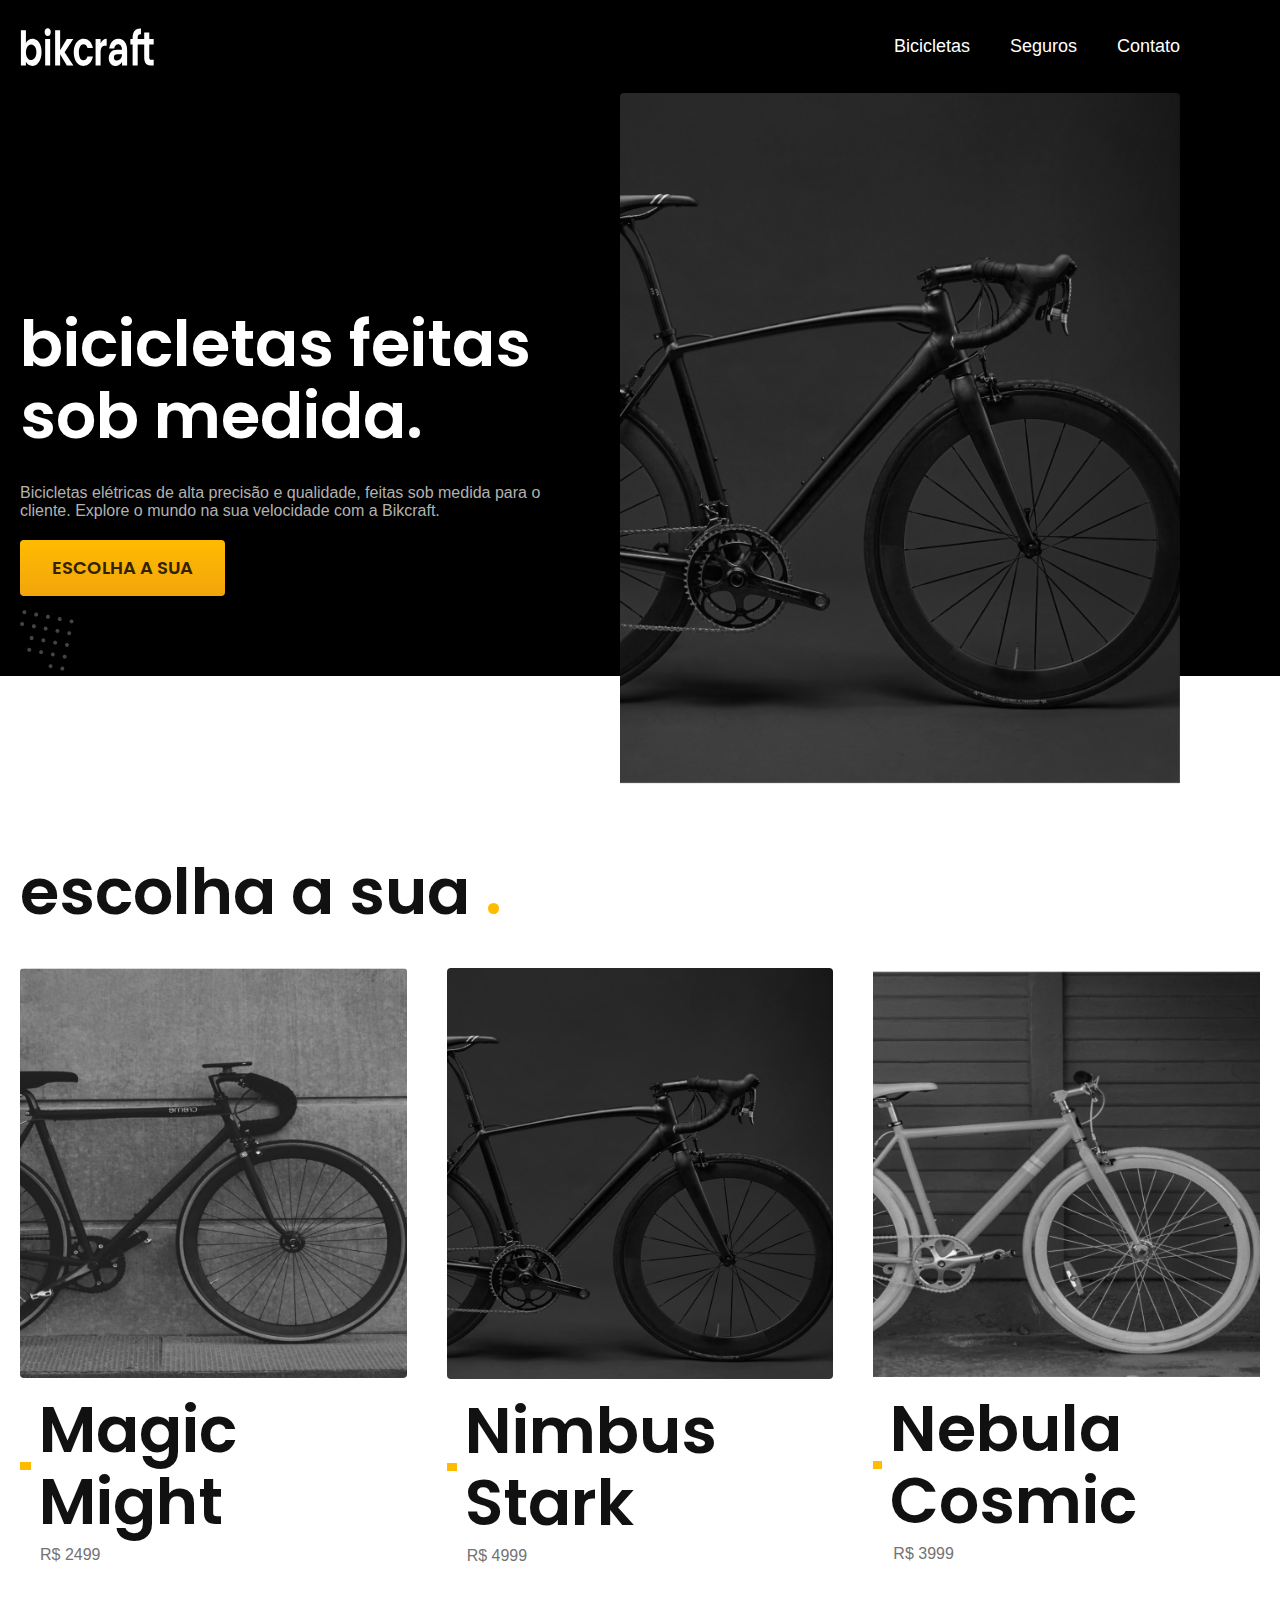
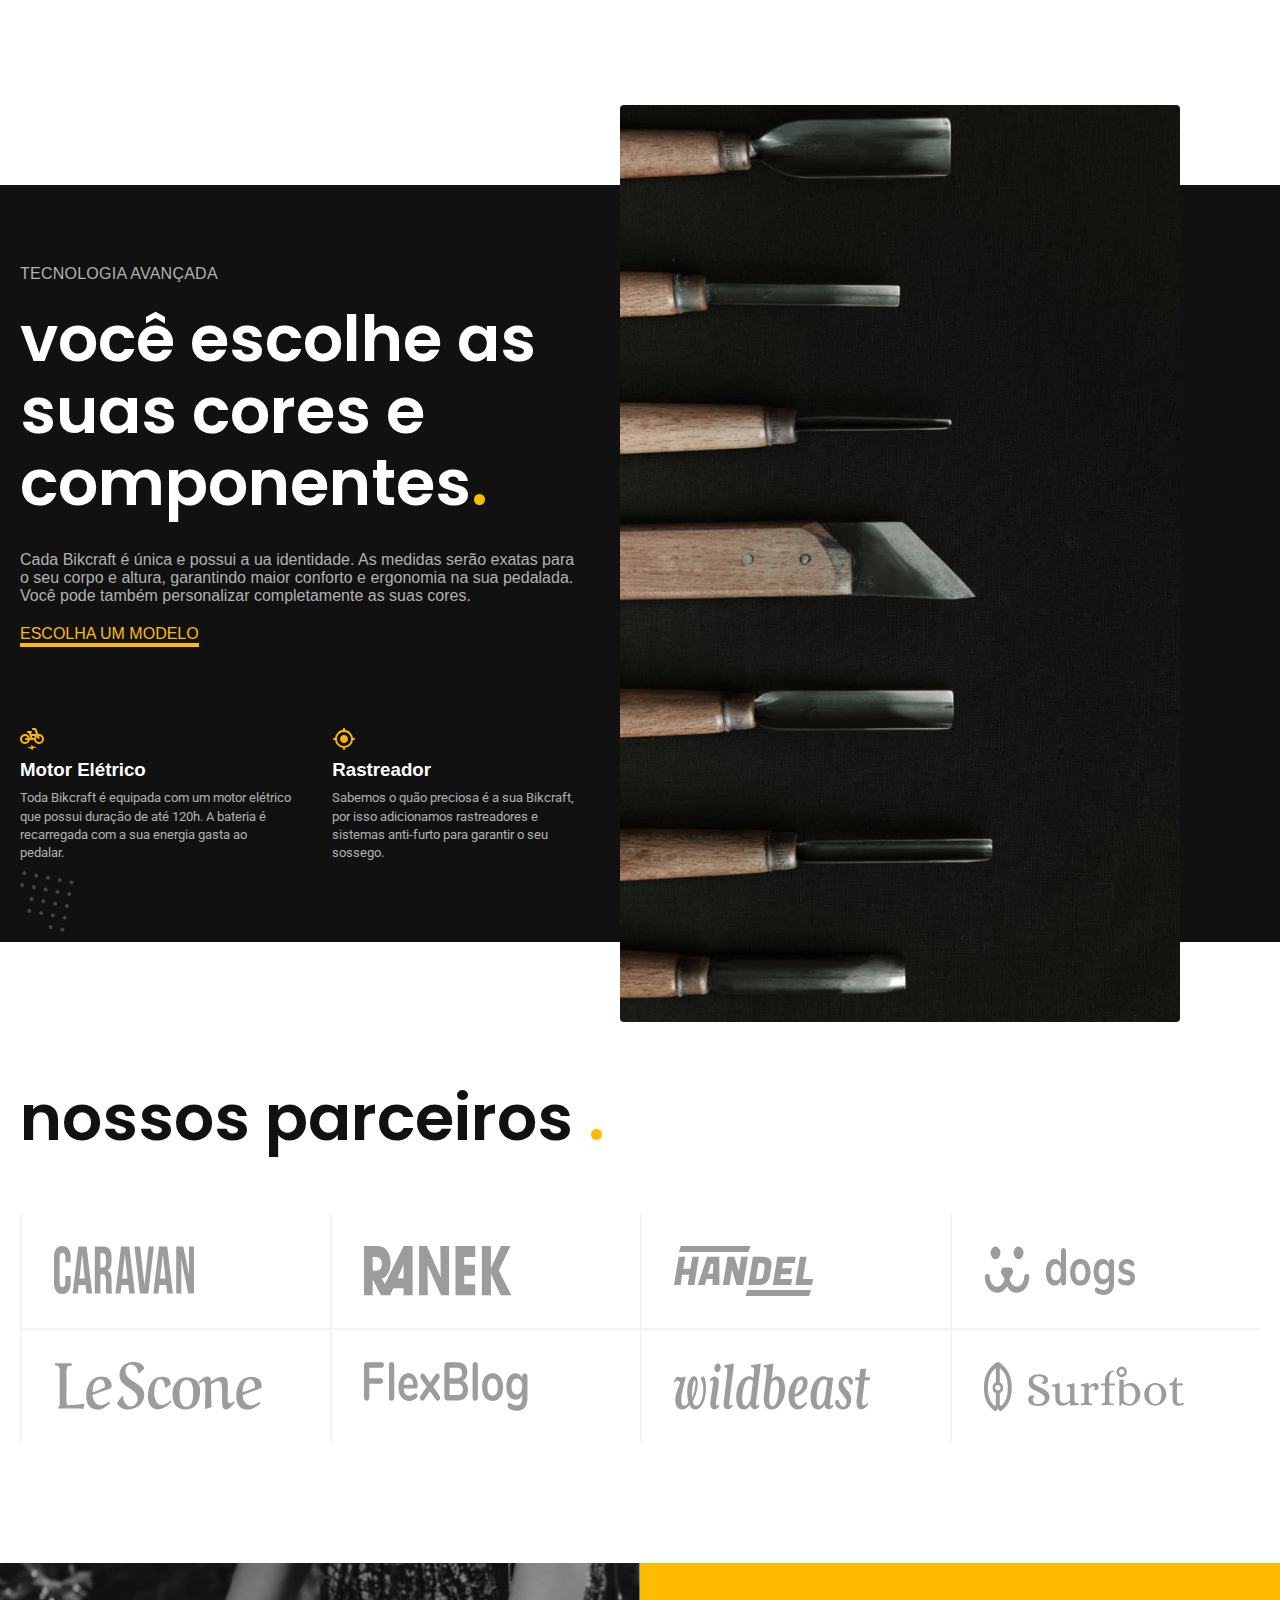
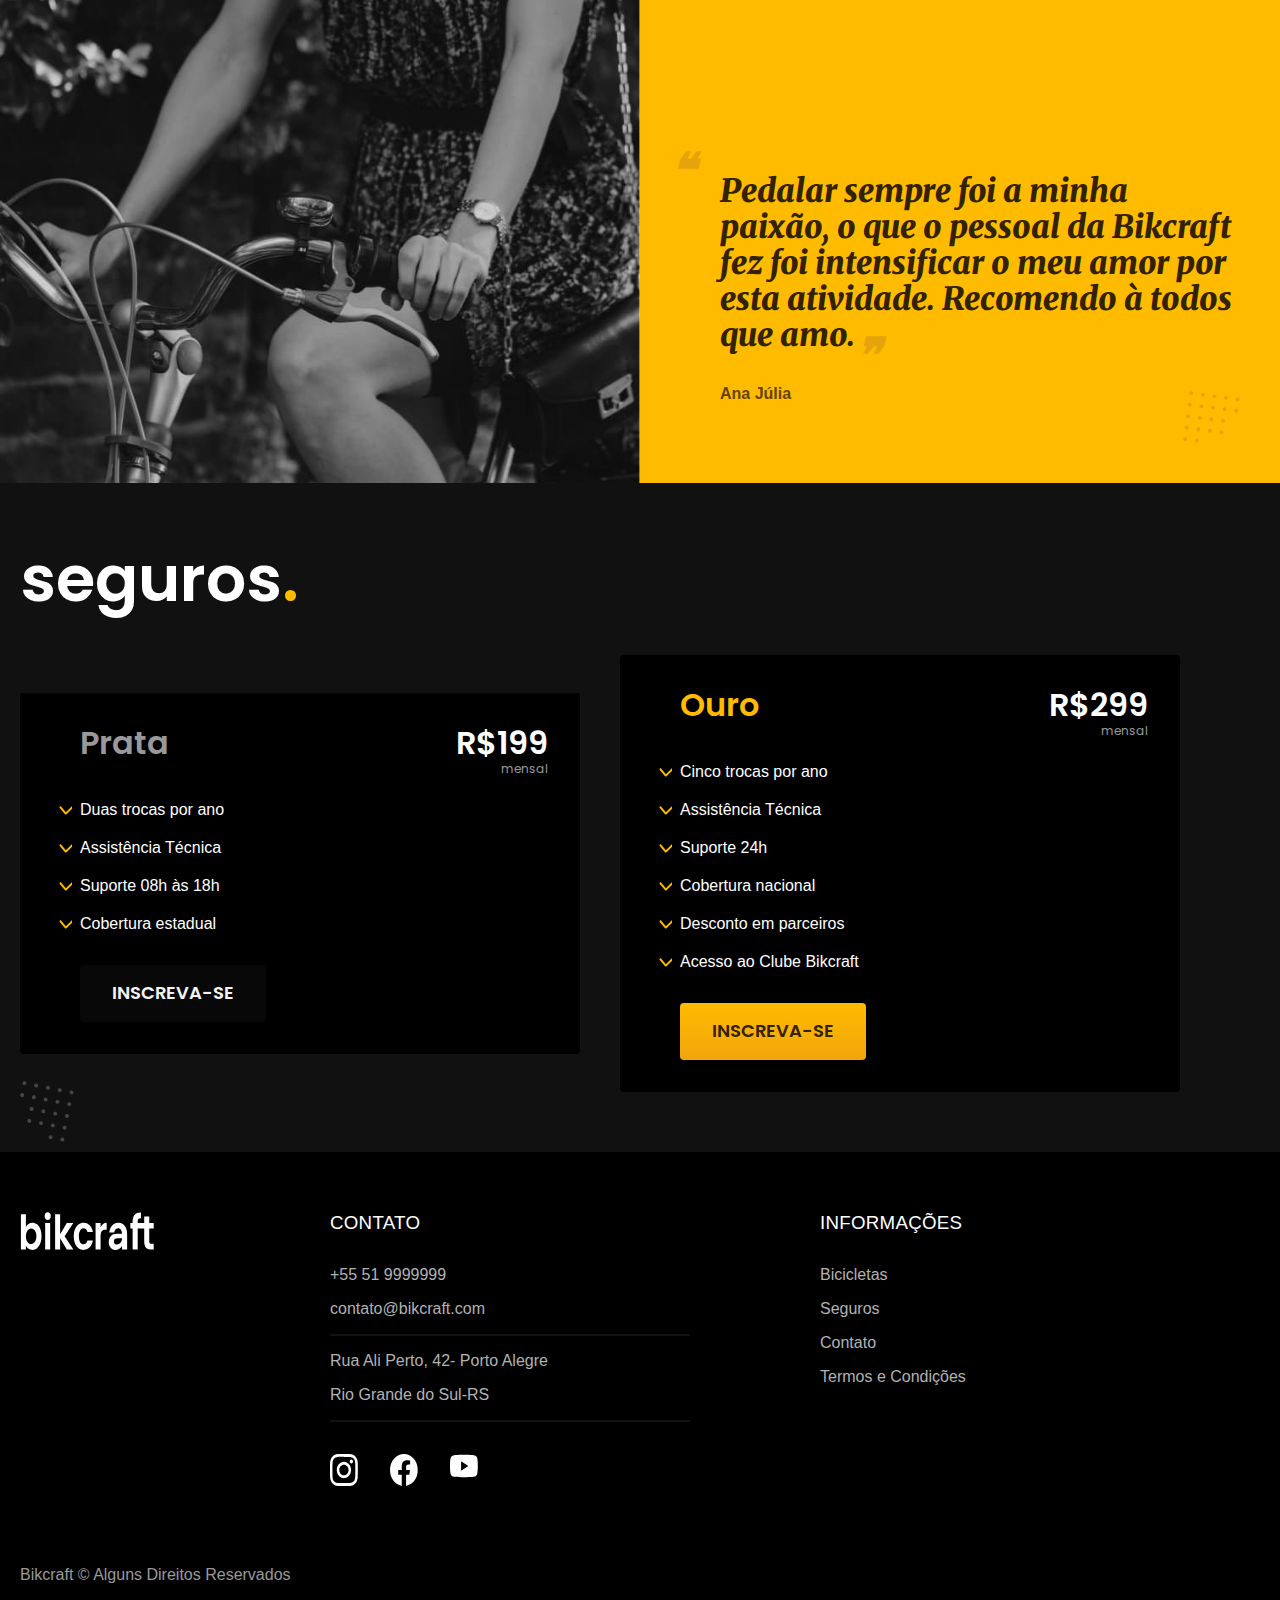
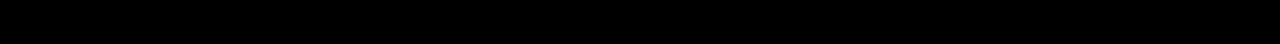
<file: index.html>
<!DOCTYPE html>
<html lang="pt-br">
<script>document.documentElement.classList.add('js');</script>
<head>
  <meta charset="UTF-8">
  <meta name="viewport" content="width=device-width, initial-scale=1.0">
  <title>Bikecraft-Bicicletas Elétricas</title>
  <meta name="description" content="Bicicletas elétricas de alta precisão e qualidade,  feitas sob medida para o cliente. Explore o mundo na sua velocidade com a Bikcraft.">
  <link rel="icon" href="./icones/favicon.svg" type="image/svg+xml">
  <link rel="stylesheet" href="./css/global/global.min.css">
  <link rel="stylesheet" href="./css/global/header.min.css">
  <link rel="stylesheet" href="./css/home/introducao.min.css">
  <link rel="stylesheet" href="./css/utilidades/componentes.min.css">
  <link rel="stylesheet" href="./css/utilidades/tipografia.min.css">
  <link rel="stylesheet" href="./css/utilidades/cores.min.css">
  <link rel="stylesheet" href="./css/bicicletas/bicicletas.lista.min.css">
  <link rel="stylesheet" href="./css/home/tecnologia.min.css">
  <link rel="stylesheet" href="./css/home/parceiros.min.css">
  <link rel="stylesheet" href="./css/home/depoimento.min.css">
  <link rel="stylesheet" href="./css/seguros/seguros.min.css">
  <link rel="stylesheet" href="./css/global/footer.min.css">
  <link rel="stylesheet" href="./css/termos/termos.min.css">
  <link rel="stylesheet" href="./css/bicicletas/bicicletas.lista.css">
  <link rel="stylesheet" href="./css/utilidades/animacao.min.css">
 
  <script>document.documentElement.classList.add('js');</script>
  <link rel="preconnect" href="https://fonts.googleapis.com">
<link rel="preconnect" href="https://fonts.gstatic.com" crossorigin>
<link href="https://fonts.googleapis.com/css2?family=Merriweather:ital,wght@1,900&family=Poppins:wght@400;600&family=Roboto:wght@400;500&display=swap" rel="stylesheet">
  <head>

  <body>
    <header class="header-bg">
      <div class="header container">
        <a href="./"><img src="./icones/bik.svg" width="134" height="38" alt="Bikcraft"></a>
        <nav aria-label="primaria">
          <ul class="header-menu font-1-m cor-0">
            <li><a href="./bicicletas.html">Bicicletas</a></li>
            <li><a href="./seguros.html">Seguros</a></li>
            <li><a href="./contato.html">Contato</a></li>
          </ul>
        </nav>
      </div>
    </header>
    <main class="introducao-bg">
      <div class="introducao container">
        <div class="introducao-conteudo">
          <h1 class="font-1-xxl cor-0 fadeInDown" data-anime="200">bicicletas feitas sob medida<span class="cor-1">.</span></h1>
          <p class="font-2-l cor-5 fadeInDown" data-anime="400"> Bicicletas elétricas de alta precisão e qualidade, feitas sob medida para o cliente. Explore o mundo na sua velocidade com a Bikcraft.</p>
          <a class="botao" data-anime="600" href="./bicicletas.html">Escolha a sua</a>
        </div>
        <picture data-anime="800" class="fadeInDown ">
          <source media="(max-width:800px)" width="1120" height="680" src="../../MEGA/bikecraft/bicicletas/nimbus.jpg">
          <img src="./bicicletas/introducao.png" width="637" height="800" alt="Bicicleta elétrica preta.">
        </picture>
      </div>
    </main>
    <article class="bicicletas-lista">
      <h2 class="container font-1-xxl">escolha a sua <span class="cor-p1">.</span></h2>
      <ul>
        <li>
          <a href="./bicicletass/magic.html">
            <img src="./bicicletas/magic-home.jpg" width="920" height="974" alt="bicicleta preta">
            <h3 class="font-1-xxl">Magic Might</h3>
            <span class="font-2-m cor-8">R$ 2499</span>
          </a>
        </li>
        <li>
          <a href="./bicicletass/nimbus.html">
            <img src="./bicicletas/nimbus-home.jpg" width="924" height="982" alt="bicicleta preta">
            <h3 class="font-1-xxl">Nimbus Stark</h3>
            <span class="font-2-m cor-8">R$ 4999</span>
          </a>
        </li>
        <li>
          <a href="./bicicletass/nebula.html">
            <img src="./bicicletas/nebula-home.jpg " width="920" height="973" alt="bicicleta branca">
            <h3 class="font-1-xxl">Nebula Cosmic</h3>
            <span class="font-2-m cor-8">R$ 3999</span>
          </a>
        </li>
      </ul>
    </article>
    <article class="tecnologia-bg">
      <div class="tecnologia container">
        <div class="tecnologia-conteudo">
          <span class="font-2-l-b cor-5">Tecnologia Avançada</span>
          <h2 class="font-1-xxl cor-0">você escolhe as suas cores e componentes<span class="cor-p1">.</span></h2>
          <p class="font-2-l cor-5">Cada Bikcraft é única e possui a ua identidade. As medidas serão exatas para o seu corpo e altura, garantindo maior conforto e ergonomia na sua pedalada. Você pode também personalizar completamente as suas cores.</p>
          <a class="link" href="./bicicletas.html">escolha um modelo</a>
          <div class="tecnologia-vantagens">
            <div>
              <img src="./icones/eletrica.svg" width="24" height="24" alt="eletrica">
              <h3 class="font-1-m cor-0">Motor Elétrico</h3>
              <p class="font-2-s cor-5">Toda Bikcraft é equipada com um motor elétrico que possui duração de até 120h. A bateria é recarregada com a sua energia gasta ao pedalar.</p>
            </div>
            <div>
              <img src="./icones/rastreador.svg" width="24" height="24" alt="">
              <h3 class="font-1-m cor-0">Rastreador</h3>
              <p class="font-2-s cor-5">Sabemos o quão preciosa é a sua Bikcraft, por isso adicionamos rastreadores e sistemas anti-furto para garantir o seu sossego.</p>
            </div>
          </div>
        </div>
        <div class="tecnologia-imagem">
          <img src="./img/tecnologia.jpg" width="1200" height="1920" alt="">
        </div>
      </div>
    </article>
    <section class="parceiros" aria-label="Nossos Parceiros">
      <h2 class="container font-1-xxl">nossos parceiros <span class="cor-p1">.</span></h2>
      <ul>
        <li><img src="./parceiros/caravan.svg" width="140" height="38" alt="caravan"></li>
        <li><img src="./parceiros/ranek.svg" width="148" height="36" alt="ranek "></li>
        <li><img src="./parceiros/handel.svg" width="139" height="50" alt="handel"></li>
        <li><img src="./parceiros/dogs.svg" width="152" height="39" alt="dogs"></li>
        <li><img src="./parceiros/lescone.svg" width="208" height="41" alt="lescone"></li>
        <li><img src="./parceiros/flexblog.svg" width="164" height="38" alt="flexblog"></li>
        <li><img src="./parceiros/wildbeast.svg" width="196" height="34" alt="wildbeast"></li>
        <li><img src="./parceiros/surfbot.svg" width="200" height="49" alt="sufbot"></li>
      </ul>
    </section>
    <section class="depoimento" aria-label="Depoimento">
      <div>
        <img src="./img/depoimento.jpg" width="756" height="796" alt="pessoa pedalando uma bicicleta Bikcraf">
      </div>
      <div class="depoimento-conteudo">
        <blockquote class="font-1-xl cor-p5">
          <p>Pedalar sempre foi a minha paixão, o que o pessoal da Bikcraft fez foi intensificar o meu amor por esta atividade. Recomendo à todos que amo.</p>
        </blockquote>
        <span class="font-1-m-b cor-p4">Ana Júlia</span>
      </div>
    </section>
    <article class="seguros-bg">
      <div class="seguros container">
        <h2 class="font-1-xxl cor-0">seguros<span class="cor-p1">.</span></h2>
        <div class="seguros-item">
          <h3 class="font-1-xl cor-6">Prata</h3>
          <span class="font-1-xl cor-0">R$199<span class="font-1-xs cor-6">mensal</span></span>
          <ul class="font-2-m cor-0">
            <li>Duas trocas por ano</li>
            <li>Assistência Técnica</li>
            <li>Suporte 08h às 18h</li>
            <li>Cobertura estadual</li>
          </ul>
          <a class="botao secundario" href="./orcamento.html">Inscreva-se</a>
        </div>
        <div class="seguros-item">
          <h3 class="font-1-xl cor-p1">Ouro</h3>
          <span class="font-1-xl cor-0">R$299<span class="font-1-xs cor-6">mensal</span></span>
          <ul class="font-2-m cor-0">
            <li>Cinco trocas por ano</li>
            <li>Assistência Técnica</li>
            <li>Suporte 24h</li>
            <li>Cobertura nacional</li>
            <li>Desconto em parceiros</li>
            <li>Acesso ao Clube Bikcraft</li>
          </ul>
          <a class="botao" href="./orcamento.html">Inscreva-se</a>
        </div>
      </div>
    </article>
    <footer class="footer-bg">
      <div class="footer container">
        <img src="./icones/bik.svg" width="134" height="38" alt="Bikecraft">
        <div class="footer-contato">
          <h3 class="font-2-l-b cor-0">Contato</h3>
          <ul class="font-2-m cor-5">
            <li><a href="tel:+5551999999">+55 51 9999999</a></li>
            <li><a href="mailto:contato@bikcraft.com">contato@bikcraft.com</a></li>
            <li>Rua Ali Perto, 42- Porto Alegre</li>
            <li>Rio Grande do Sul-RS</li>
          </ul>
          <div class="footer-redes">
            <a href="./">
              <img src="./icones/redes-sociais/instagram.svg" width="28" height="32" alt="instagram">
            </a>
            <a href="./">
              <img src="./icones/redes-sociais/facebook.svg" width="28" height="32" alt="facebook">
            </a>
            <a href="./">
              <img src="./icones/redes-sociais/youtube.svg" width="28" height="24" alt="youtube">
            </a>
          </div>
        </div>
        <div class="footer-informacoes">
          <h3 class="font-2-l-b cor-0">Informações</h3>
          <nav>
            <ul class="font-1-m cor-5">
              <li><a href="./bicicletas.html">Bicicletas</a></li>
              <li><a href="./seguros.html">Seguros</a></li>
              <li><a href="./contato.html">Contato</a></li>
              <li><a href="./termos.html">Termos e Condições</a></li>
            </ul>
          </nav>
        </div>
        <p class="footer-copy font-2-m cor-6">Bikcraft © Alguns Direitos Reservados</p>
      </div>
    </footer>
    <script src="./js/plugins/simple-anime.js"></script>
    <script src="./js/script.js"></script>
  </body>

</html>
</file>
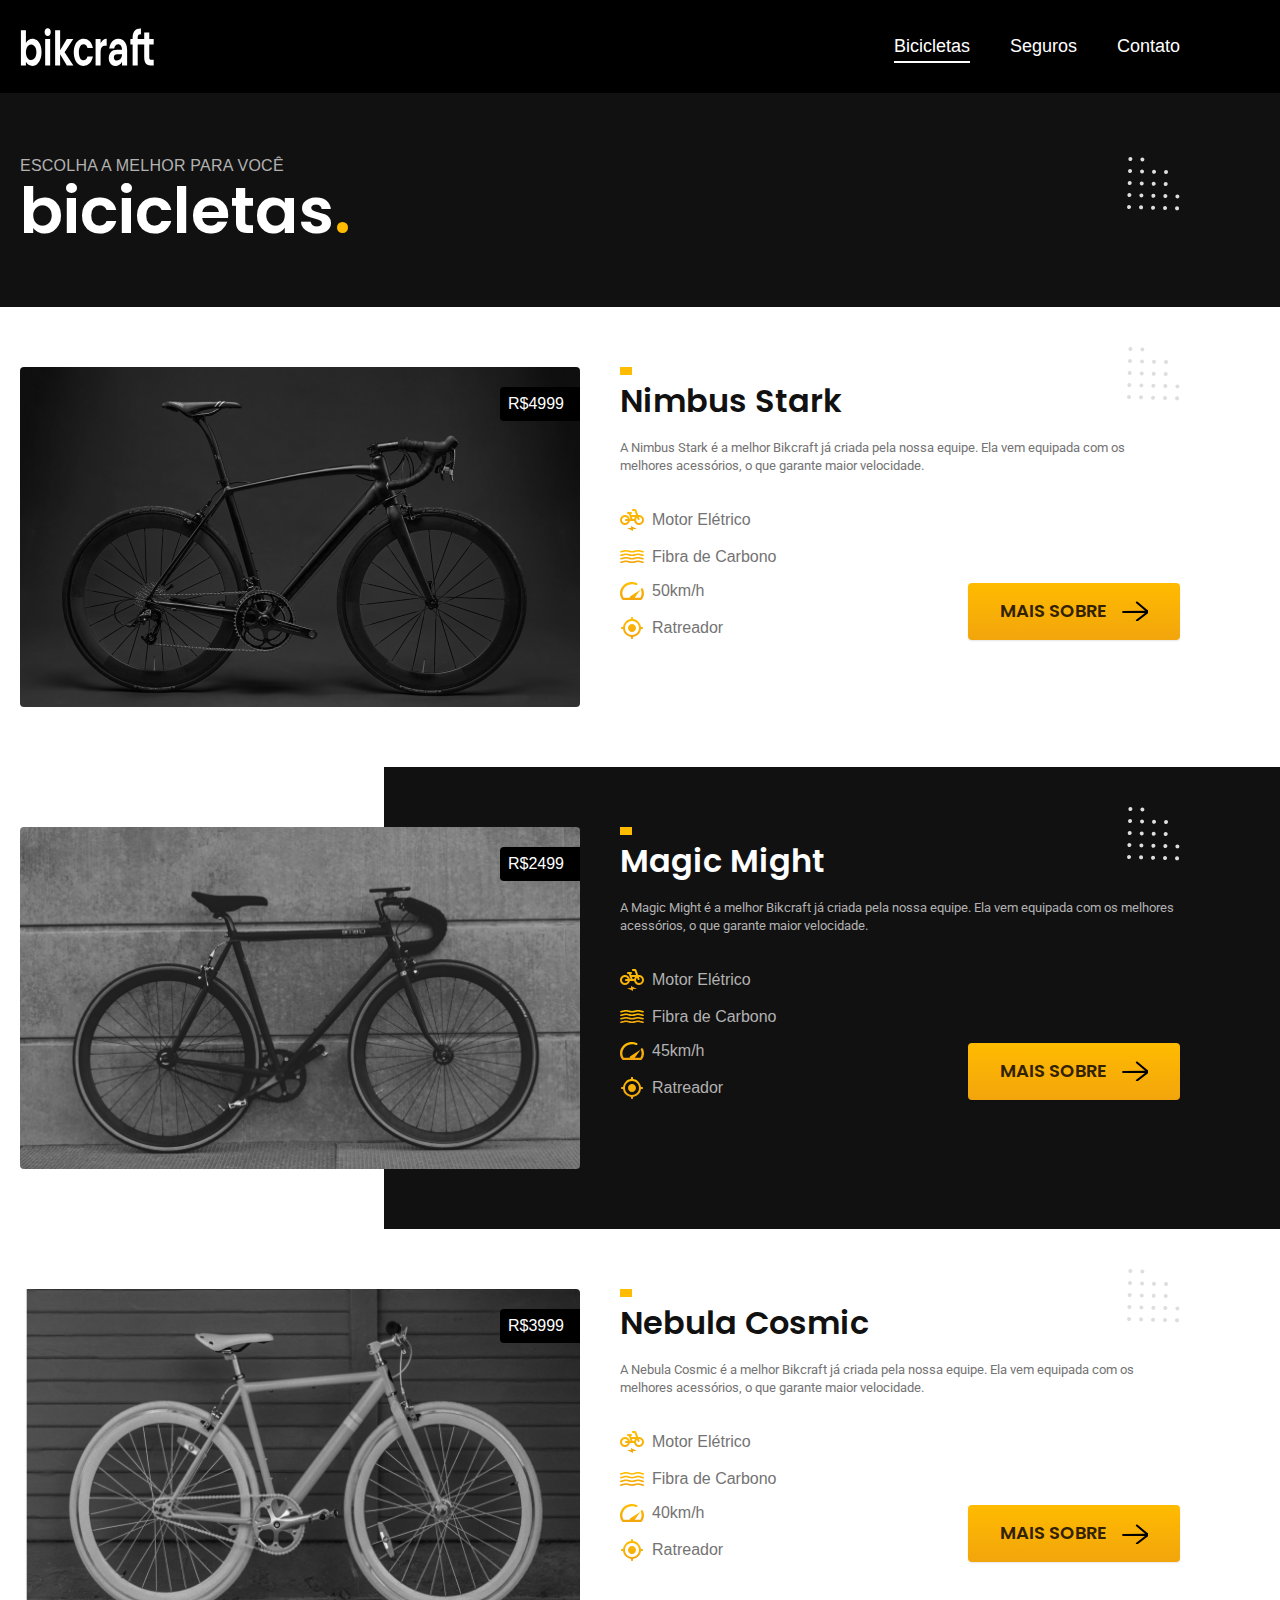
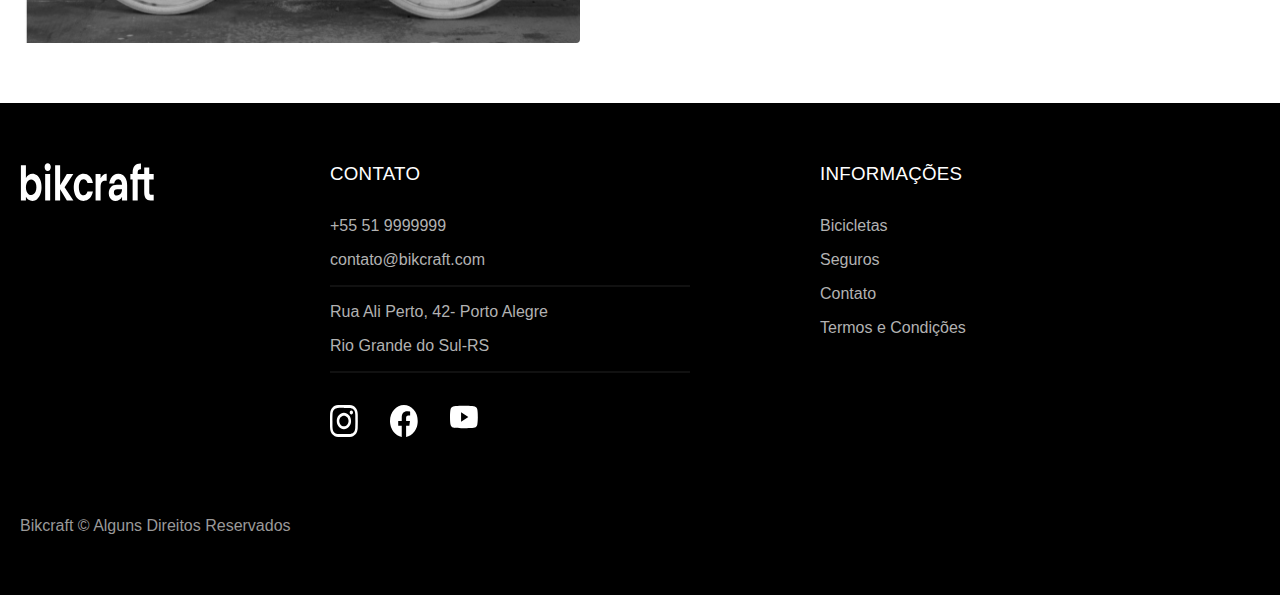
<file: bicicletas.html>
<!DOCTYPE html>
<html lang="pt-br">

<script>document.documentElement.classList.add('js');</script>

<head>
  <meta charset="UTF-8">
  <meta name="viewport" content="width=device-width, initial-scale=1.0">
  <title>Bicicletas| Bikecraft</title>
  <meta name="description" content="Termos e Condições.">
  <link rel="icon" href="./icones/favicon.svg" type="image/svg+xml">
  <link rel="stylesheet" href="./css/global/global.min.css">
  <link rel="stylesheet" href="./css/global/header.min.css">
  <link rel="stylesheet" href="./css/home/introducao.min.css">
  <link rel="stylesheet" href="./css/utilidades/componentes.min.css">
  <link rel="stylesheet" href="./css/utilidades/tipografia.min.css">
  <link rel="stylesheet" href="./css/utilidades/cores.min.css">
  <link rel="stylesheet" href="./css/bicicletas/bicicletas.lista.min.css">
  <link rel="stylesheet" href="./css/home/tecnologia.min.css">
  <link rel="stylesheet" href="./css/home/parceiros.min.css">
  <link rel="stylesheet" href="./css/home/depoimento.min.css">
  <link rel="stylesheet" href="./css/seguros/seguros.min.css">
  <link rel="stylesheet" href="./css/global/footer.min.css">
  <link rel="stylesheet" href="./css/termos/termos.min.css">
  <link rel="stylesheet" href="./css/bicicletas/bicicletas.min.css">

  <script>document.documentElement.classList.add('js');</script>
  <link rel="preconnect" href="https://fonts.googleapis.com">
  <link rel="preconnect" href="https://fonts.gstatic.com" crossorigin>
  <link href="https://fonts.googleapis.com/css2?family=Merriweather:ital,wght@1,900&family=Poppins:wght@400;600&family=Roboto:wght@400;500&display=swap" rel="stylesheet">
  <head>

  <body id="bicicletas">
    <header class="header-bg">
      <div class="header container">
        <a href="./"><img src="./icones/bik.svg" width="134" height="38" alt="Bikcraft"></a>
        <nav aria-label="primaria">
          <ul class="header-menu font-1-m cor-0">
            <li><a href="./bicicletas.html">Bicicletas</a></li>
            <li><a href="./seguros.html">Seguros</a></li>
            <li><a href="./contato.html">Contato</a></li>
          </ul>
        </nav>
      </div>
    </header>

    <main>
      <div class="titulo-bg">
        <div class="titulo container">
          <p class="font-2-l-b cor-5">Escolha a melhor para você</p>
          <h1 class="font-1-xxl cor-0">bicicletas<span class="cor-p1">.</span></h1>
        </div>
      </div>
      <div class="bicicletas container">
        <div class="bicicletas-imagem">
          <img src="./bicicletas/nimbus.jpg" width="1120" height="680" alt="bicicleta preta">
          <span class="font-2-m cor-0">R$4999</span>
        </div>
        <div class="bicicletas-conteudo">
          <h2 class="font-1-xl">Nimbus Stark</h2>
          <p class="font-2-s cor-8">A Nimbus Stark é a melhor Bikcraft já criada pela nossa equipe. Ela vem equipada com os melhores acessórios, o que garante maior velocidade.</p>
          <ul class="font-1-m cor-8">
            <li>
              <img src="./icones/eletrica.svg" width="24" height="24" alt="eletrica"> Motor Elétrico
            </li>
            <li>
              <img src="./icones/carbono.svg" width="21" height="12" alt="carbono"> Fibra de Carbono
            </li>
            <li>
              <img src="./icones/velocidade.svg" width="20" height="15" alt="velocidade"> 50km/h
            </li>
            <li>
              <img src="./icones/rastreador.svg" width="24" height="24" alt="rastreador">Ratreador
            </li>
          </ul>
          <a class="botao seta" href="./bicicletass/nimbus.html">Mais Sobre</a>
        </div>
      </div>
      <div class="bicicletas-bg">
        <div class="bicicletas container">
          <div class="bicicletas-imagem">
            <img src="./bicicletas/magic.jpg" width="1126" height="688" alt="bicicleta preta">
            <span class="font-2-m cor-0">R$2499</span>
          </div>
          <div class="bicicletas-conteudo">
            <h2 class="font-1-xl cor-0">Magic Might</h2>
            <p class="font-2-s cor-5">A Magic Might é a melhor Bikcraft já criada pela nossa equipe. Ela vem equipada com os melhores acessórios, o que garante maior velocidade.</p>
            <ul class="font-1-m cor-5">
              <li>
                <img src="./icones/eletrica.svg" width="24" height="24" alt="eletrica"> Motor Elétrico
              </li>
              <li>
                <img src="./icones/carbono.svg" width="21" height="12" alt="carbono"> Fibra de Carbono
              </li>
              <li>
                <img src="./icones/velocidade.svg" width="20" height="15" alt="velocidade"> 45km/h
              </li>
              <li>
                <img src="./icones/rastreador.svg" width="24" height="24" alt="rastreador">Ratreador
              </li>
            </ul>
            <a class="botao seta" href="./bicicletass/magic.html">Mais Sobre</a>
          </div>
        </div>
      </div>
      <div class="bicicletas container">
        <div class="bicicletas-imagem">
          <img src="./bicicletas/nebula.jpg" width="1138" height="720" alt="bicicleta branca">
          <span class="font-2-m cor-0">R$3999</span>
        </div>
        <div class="bicicletas-conteudo">
          <h2 class="font-1-xl">Nebula Cosmic</h2>
          <p class="font-2-s cor-8">A Nebula Cosmic é a melhor Bikcraft já criada pela nossa equipe. Ela vem equipada com os melhores acessórios, o que garante maior velocidade.</p>
          <ul class="font-1-m cor-8">
            <li>
              <img src="./icones/eletrica.svg" width="24" height="24" alt="eletrica"> Motor Elétrico
            </li>
            <li>
              <img src="./icones/carbono.svg" width="21" height="12" alt="carbono"> Fibra de Carbono
            </li>
            <li>
              <img src="./icones/velocidade.svg" width="20" height="15" alt="velocidade"> 40km/h
            </li>
            <li>
              <img src="./icones/rastreador.svg" width="24" height="24" alt="rastreador">Ratreador
            </li>
          </ul>
          <a class="botao seta" href="./bicicletass/nebula.html">Mais Sobre</a>
        </div>
      </div>
    </main>


    <footer class="footer-bg">
      <div class="footer container">
        <img src="./icones/bik.svg" width="134" height="38" alt="Bikecraft">
        <div class="footer-contato">
          <h3 class="font-2-l-b cor-0">Contato</h3>
          <ul class="font-2-m cor-5">
            <li><a href="tel:+5551999999">+55 51 9999999</a></li>
            <li><a href="mailto:contato@bikcraft.com">contato@bikcraft.com</a></li>
            <li>Rua Ali Perto, 42- Porto Alegre</li>
            <li>Rio Grande do Sul-RS</li>
          </ul>
          <div class="footer-redes">
            <a href="./">
              <img src="./icones/redes-sociais/instagram.svg" width="28" height="32" alt="instagram">
            </a>
            <a href="./">
              <img src="./icones/redes-sociais/facebook.svg" width="28" height="32" alt="facebook">
            </a>
            <a href="./">
              <img src="./icones/redes-sociais/youtube.svg" width="28" height="24" alt="youtube">
            </a>
          </div>
        </div>
        <div class="footer-informacoes">
          <h3 class="font-2-l-b cor-0">Informações</h3>
          <nav>
            <ul class="font-1-m cor-5">
              <li><a href="./bicicletas.html">Bicicletas</a></li>
              <li><a href="./seguros.html">Seguros</a></li>
              <li><a href="./contato.html">Contato</a></li>
              <li><a href="./termos.html">Termos e Condições</a></li>
            </ul>
          </nav>
        </div>
        <p class="footer-copy font-2-m cor-6">Bikcraft © Alguns Direitos Reservados</p>
      </div>
    </footer>
    <script src="./js/script.js"></script>
  </body>
</file>
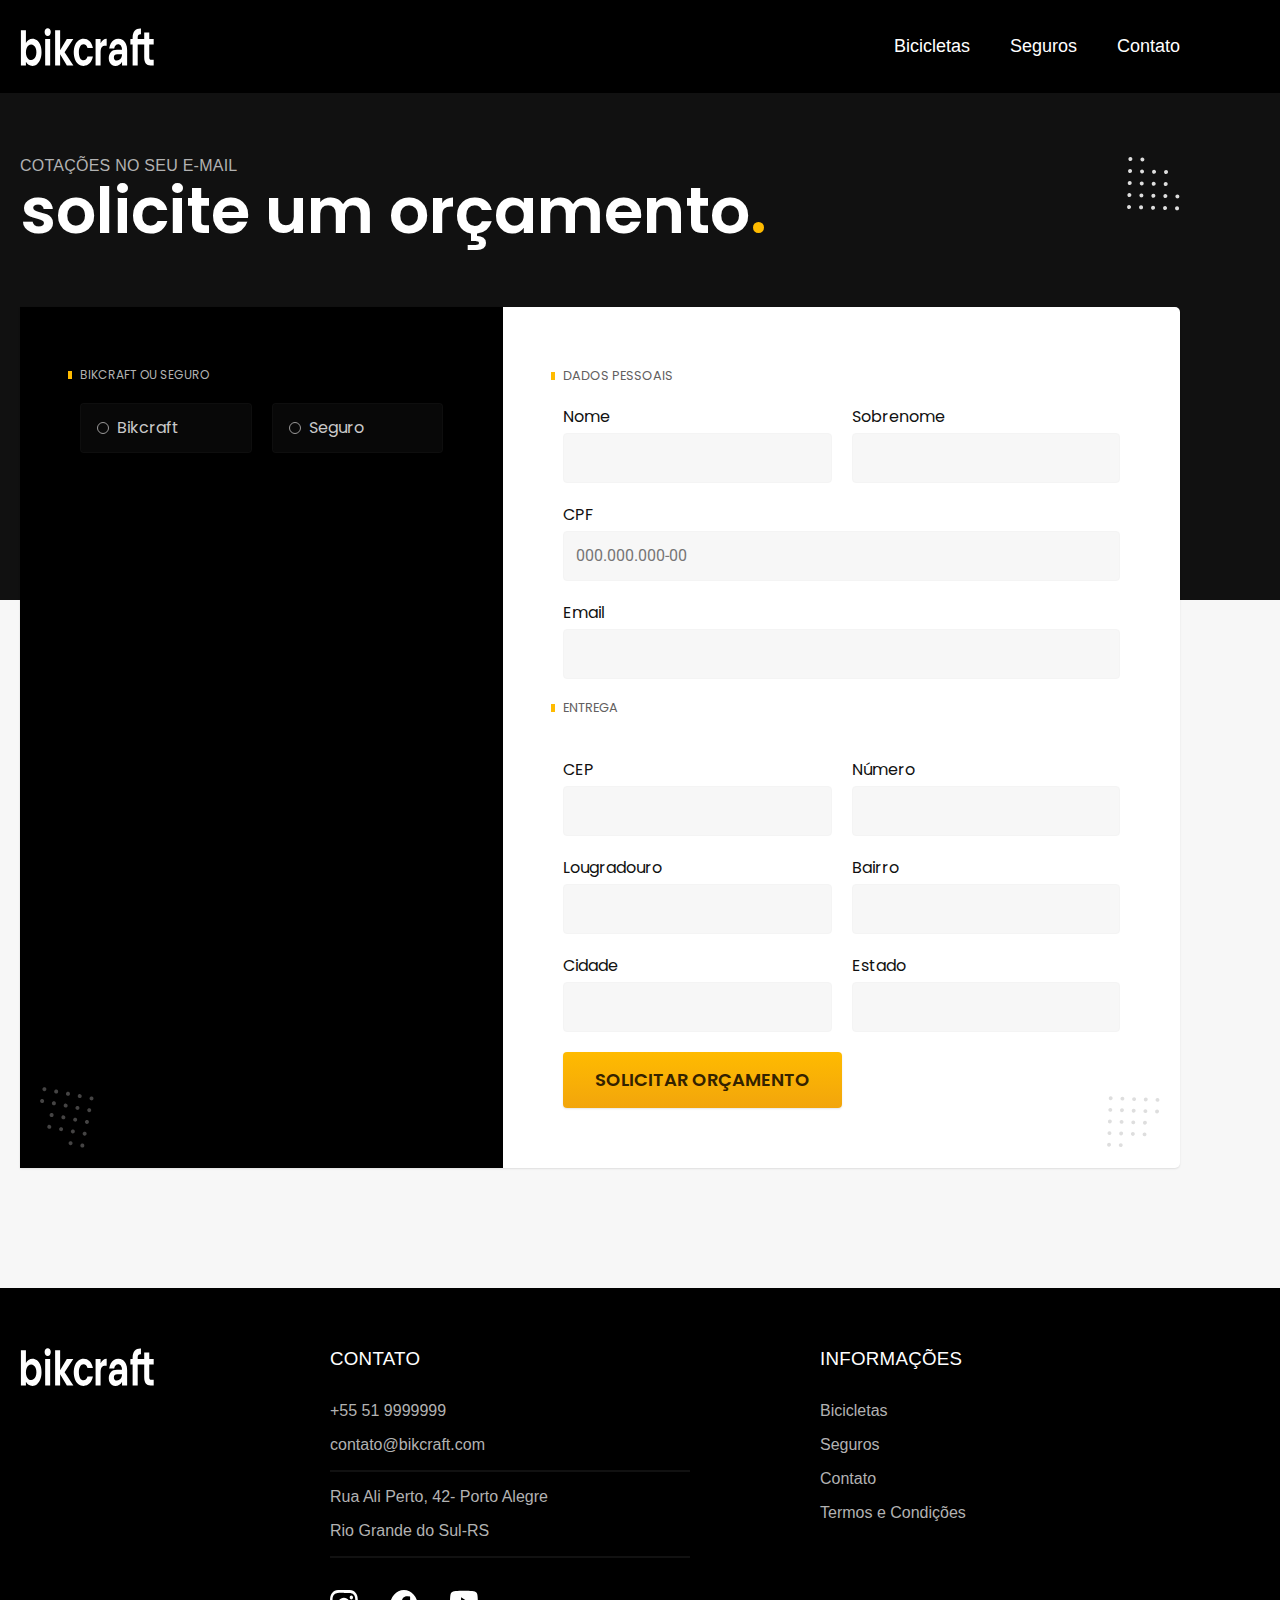
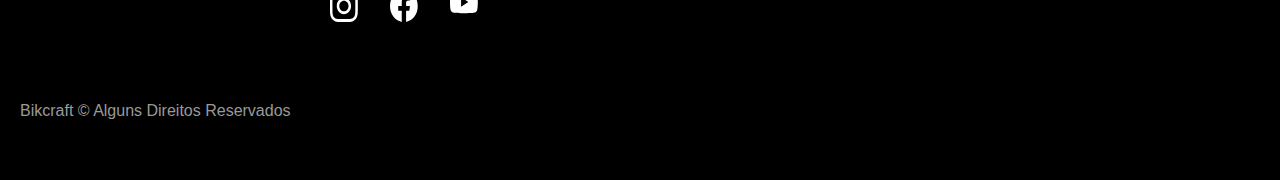
<file: orcamento.html>
<!DOCTYPE html>
<html lang="pt-br">

<script>document.documentElement.classList.add('js');</script>

<head>
  <meta charset="UTF-8">
  <meta name="viewport" content="width=device-width, initial-scale=1.0">
  <title>Orçamento| Bikecraft</title>
  <meta name="description" content="Termos e Condições.">
  <link rel="icon" href="./icones/favicon.svg" type="image/svg+xml">
  <link rel="stylesheet" href="./css/global/global.min.css">
  <link rel="stylesheet" href="./css/global/header.min.css">
  <link rel="stylesheet" href="./css/home/introducao.min.css">
  <link rel="stylesheet" href="./css/utilidades/componentes.min.css">
  <link rel="stylesheet" href="./css/utilidades/tipografia.css">
  <link rel="stylesheet" href="./css/utilidades/cores.min.css">
  <link rel="stylesheet" href="./css/bicicletas/bicicletas.lista.min.css">
  <link rel="stylesheet" href="./css/home/tecnologia.min.css">
  <link rel="stylesheet" href="./css/home/parceiros.min.css">
  <link rel="stylesheet" href="./css/home/depoimento.min.css">
  <link rel="stylesheet" href="./css/seguros/seguros.min.css">
  <link rel="stylesheet" href="./css/global/footer.min.css">
  <link rel="stylesheet" href="./css/termos/termos.min.css">
  <link rel="stylesheet" href="./css/contato/contato.min.css">
  <link rel="stylesheet" href="./css/contato/lojas.min.css">
  <link rel="stylesheet" href="./css/utilidades/formulario.min.css">
  <link rel="stylesheet" href="./css/seguros/perguntas.min.css">
  <link rel="stylesheet" href="./css/seguros/seguros.min.css">
  <link rel="stylesheet" href="./css/orcamento/orcamento.min.css">

  <script>document.documentElement.classList.add('js');</script>
  <link rel="preconnect" href="https://fonts.googleapis.com">
  <link rel="preconnect" href="https://fonts.gstatic.com" crossorigin>
  <link href="https://fonts.googleapis.com/css2?family=Merriweather:ital,wght@1,900&family=Poppins:wght@400;600&family=Roboto:wght@400;500&display=swap" rel="stylesheet">
  <head>

  <body id="orcamento">
    <header class="header-bg">
      <div class="header container">
        <a href="./"><img src="../icones/bik.svg" width="134" height="38" alt="Bikcraft"></a>
        <nav aria-label="primaria">
          <ul class="header-menu font-1-m cor-0">
            <li><a href="./bicicletas.html">Bicicletas</a></li>
            <li><a href="./seguros.html">Seguros</a></li>
            <li><a href=".contato.html">Contato</a></li>
          </ul>
        </nav>
      </div>
    </header>
    <main>
      <div class="titulo-bg">
        <div class="titulo container">
          <p class="font-2-l-b cor-5">cotações no seu e-mail</p>
          <h1 class="font-1-xxl cor-0">solicite um orçamento<span class="cor-p1">.</span></h1>
        </div>
      </div>
      <form class="orcamento container" action="./">
        <div class="orcamento-produto">
          <h2 class="font-1-xs cor-5">Bikcraft ou Seguro</h2>
          <input type="radio" name="tipo" value="bikcraft" id="bikcraft">
          <label for="bikcraft">Bikcraft</label>

          <input type="radio" name="tipo" value="seguro" id="seguro">
          <label for="seguro">Seguro</label>

          <div class="orcamento-conteudo" id="orcamento-bikcraft">
            <h2 class="font-1-xs cor-5">Escolha a sua</h2>
            <input type="radio" name="produto" value="nimbus" id="nimbus">
            <label for="nimbus">Nimbus Stark <span>R$ 4999</span></label>
            <div class="orcamento-detalhes">
              <ul class="font-1-xs cor-8">
                <li><img src="./icones/eletrica.svg" width="24" height="24" alt="">Motor Elétrico</li>
                <li><img src="./icones/carbono.svg" width="21" height="12" alt="">Fibra de Carbono</li>
                <li><img src="./icones/velocidade.svg" width="20" height="15" alt="">50km/h</li>
                <li><img src="./icones/rastreador.svg" width="24" height="24" alt="">Rastreador</li>
              </ul>
              <img src="./bicicletas/nimbus.jpg" width="1120" height="680" alt="Bicicleta preta">
            </div>
            <input type="radio" name="produto" value="magic" id="magic">
            <label for="magic">Magic Might <span>R$ 2499</span></label>
            <div class="orcamento-detalhes">
              <ul class="font-1-xs cor-8">
                <li><img src="./icones/eletrica.svg" width="24" height="24" alt="">Motor Elétrico</li>
                <li><img src="./icones/carbono.svg" width="21" height="12" alt="">Fibra de Carbono</li>
                <li><img src="./icones/velocidade.svg" width="20" height="15" alt="">45km/h</li>
                <li><img src="./icones/rastreador.svg" width="24" height="24" alt="">Rastreador</li>
              </ul>
              <img src="./bicicletas/magic.jpg" width="1126" height="688" alt="Bicicleta preta">
            </div>
            <input type="radio" name="produto" value="nebula" id="nebula">
            <label for="nebula">Nebula Cosmic <span>R$ 3999</span></label>
            <div class="orcamento-detalhes">
              <ul class="font-1-xs cor-8">
                <li><img src="./icones/eletrica.svg" width="24" height="24" alt="">Motor Elétrico</li>
                <li><img src="./icones/carbono.svg" alt="">Fibra de Carbono</li>
                <li><img src="./icones/velocidade.svg" width="20" height="15" alt="">40km/h</li>
                <li><img src="./icones/rastreador.svg" width="24" height="24" alt="">Rastreador</li>
              </ul>
              <img src="./bicicletas/nebula.jpg" width="1138" height="720" alt="Bicicleta branca">
            </div>
          </div>
          <div class="orcamento-conteudo" id="orcamento-seguro">
            <h2 class="font-1-xs cor-5">Escolha o plano</h2>
            <input type="radio" name="produto" value="prata" id="prata">
            <label for="prata">Prata<span>R$ 199</span></label>
            <input type="radio" name="produto" value="ouro" id="ouro">
            <label for="ouro">Ouro<span>R$ 299</span></label>
          </div>
        </div>
        <div class="orcamento-dados form">
          <h2 class="font-1-s cor-9 col-2">dados pessoais</h2>
          <div>
            <label for="nome">Nome</label>
            <input type="text" id="nome" name="nome">
          </div>

          <div>
            <label for="sobrenome">Sobrenome</label>
            <input type="text" id="sobrenome" name="sobrenome">
          </div>

          <div class="col-2">
            <label for="cpf">CPF</label>
            <input type="text" id="cpf" name="cpf" placeholder="000.000.000-00">
          </div>

          <div class="col-2">
            <label for="email">Email</label>
            <input type="email" id="email" name="email">
          </div>

          <h2 class="font-1-s cor-9 col-2">Entrega</h2>
          <div>
            <label for="cep">CEP</label>
            <input type="text" id="cep" name="cep">
          </div>
          <div>
            <label for="numero">Número</label>
            <input type="text" id="numero" name="numero">
          </div>
          <div>
            <label for="logradouro">Lougradouro</label>
            <input type="text" id="logradouro" name="logradouro">
          </div>
          <div>
            <label for="bairro">Bairro</label>
            <input type="text" id="bairro" name="bairro">
          </div>
          <div>
            <label for="cidade">Cidade</label>
            <input type="text" id="cidade" name="cidade">
          </div>
          <div>
            <label for="estado">Estado</label>
            <input type="text" id="estado" name="estado">
          </div>
          <button class="botao col-2">Solicitar Orçamento</button>
        </div>
      </form>
    </main>

    <footer class="footer-bg">
      <div class="footer container">
        <img src="./icones/bik.svg" width="134" height="38" alt="Bikecraft">
        <div class="footer-contato">
          <h3 class="font-2-l-b cor-0">Contato</h3>
          <ul class="font-2-m cor-5">
            <li><a href="tel:+5551999999">+55 51 9999999</a></li>
            <li><a href="mailto:contato@bikcraft.com">contato@bikcraft.com</a></li>
            <li>Rua Ali Perto, 42- Porto Alegre</li>
            <li>Rio Grande do Sul-RS</li>
          </ul>
          <div class="footer-redes">
            <a href="./">
              <img src="./icones/redes-sociais/instagram.svg" width="28" height="32" alt="instagram">
            </a>
            <a href="./">
              <img src="./icones/redes-sociais/facebook.svg" width="28" height="32" alt="facebook">
            </a>
            <a href="./">
              <img src="./icones/redes-sociais/youtube.svg" width="28" height="24" alt="youtube">
            </a>
          </div>
        </div>
        <div class="footer-informacoes">
          <h3 class="font-2-l-b cor-0">Informações</h3>
          <nav>
            <ul class="font-1-m cor-5">
              <li><a href="./bicicletas.html">Bicicletas</a></li>
              <li><a href="./seguros.html">Seguros</a></li>
              <li><a href="./contato.html">Contato</a></li>
              <li><a href="./termos.html">Termos e Condições</a></li>
            </ul>
          </nav>
        </div>
        <p class="footer-copy font-2-m cor-6">Bikcraft © Alguns Direitos Reservados</p>
      </div>
    </footer>
    <script src="./js/script.js"></script>
  </body>

</html>
</file>
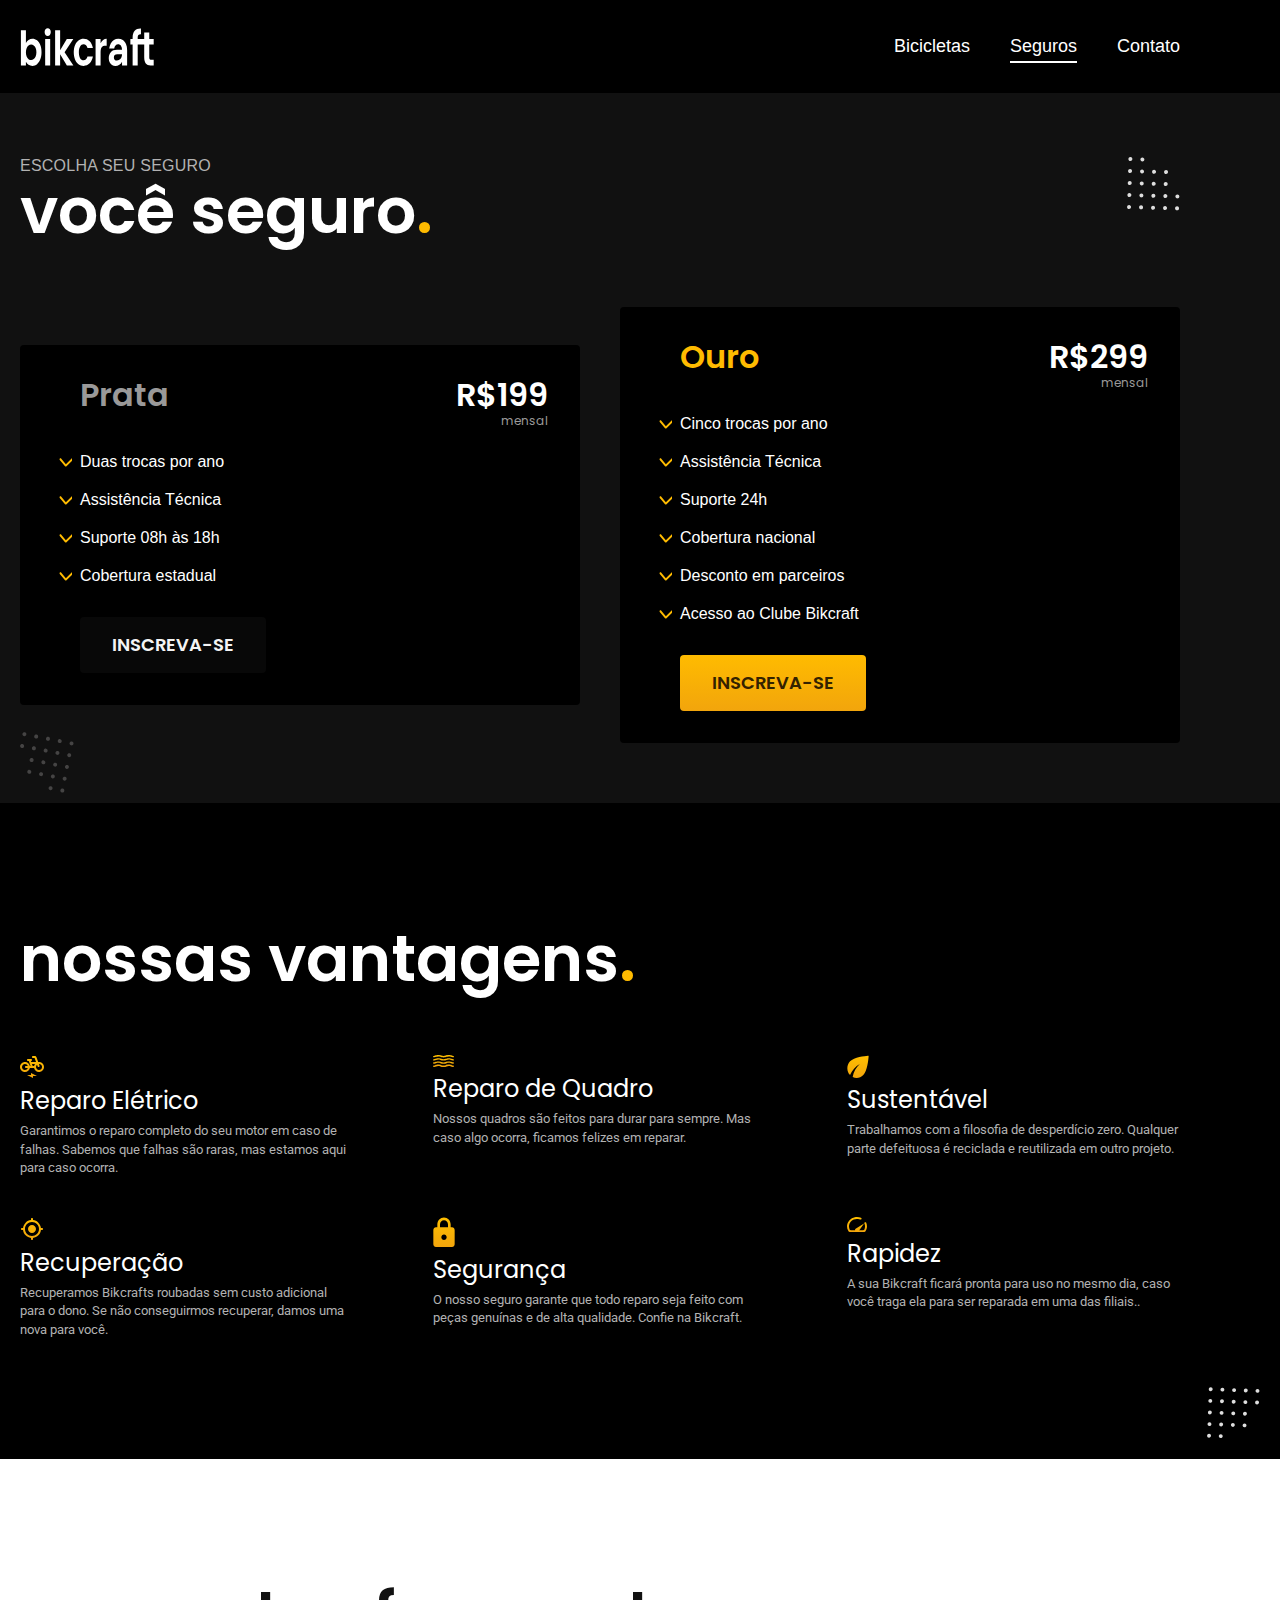
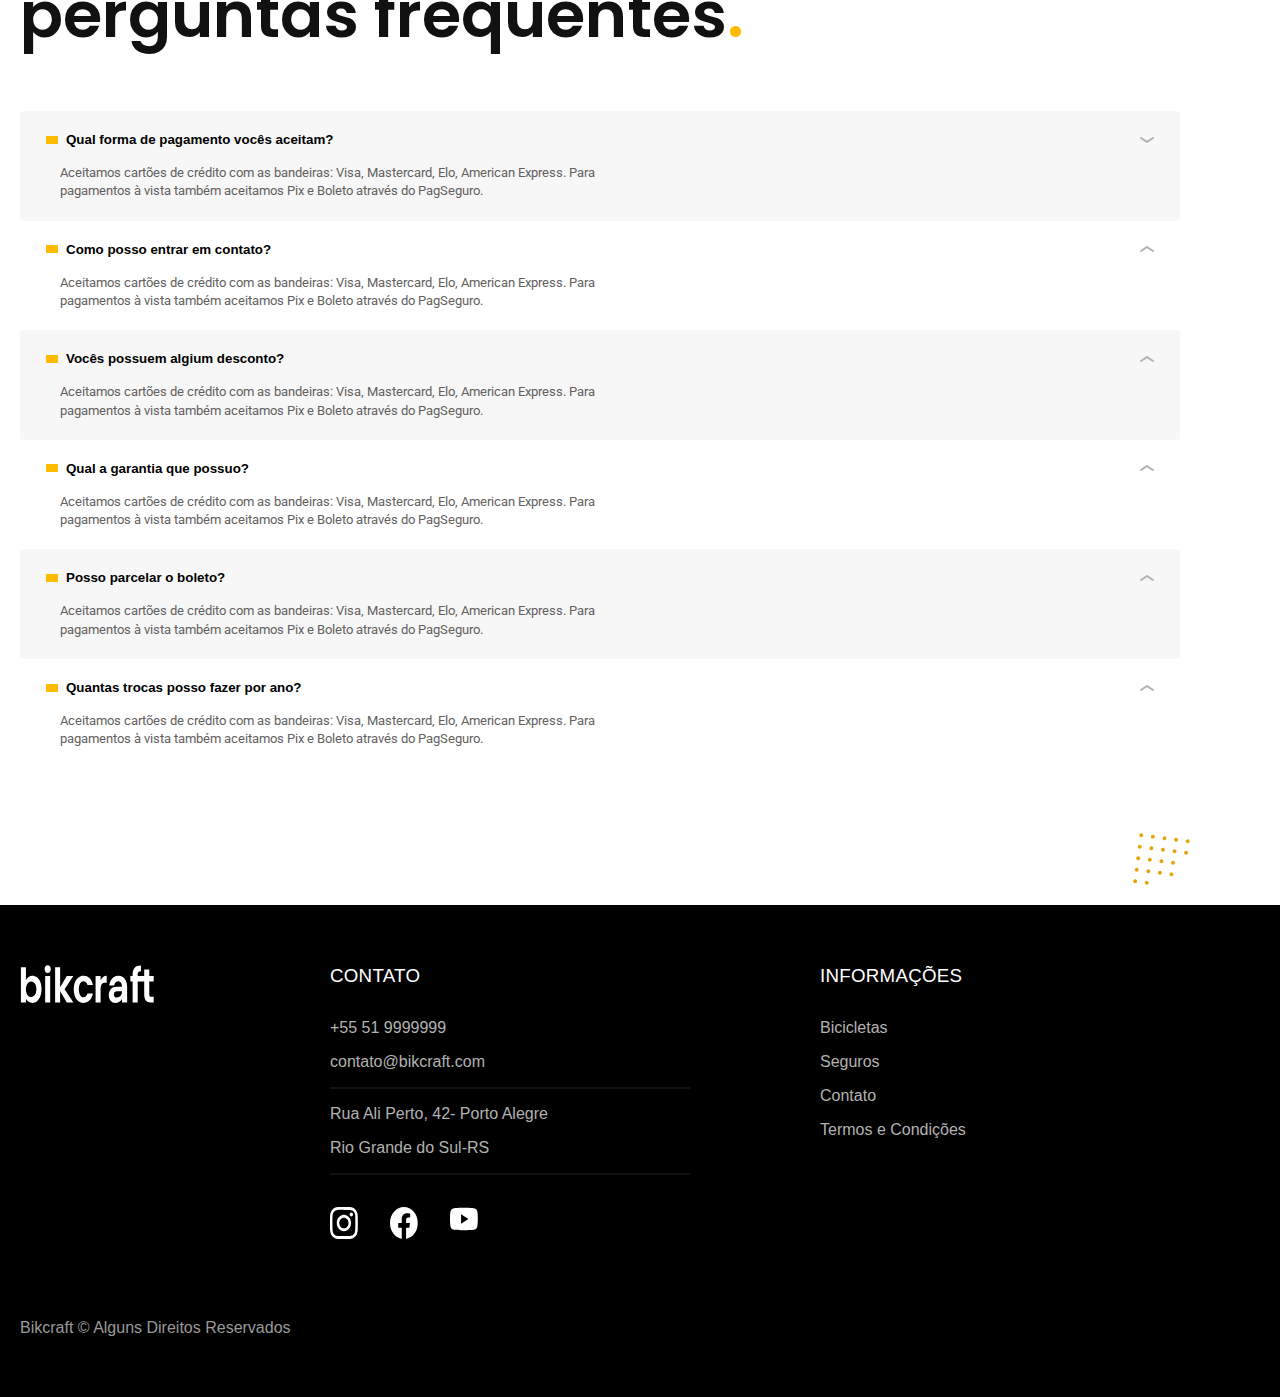
<file: seguros.html>
<!DOCTYPE html>
<html lang="pt-br">

<script>document.documentElement.classList.add('js');</script>

<head>
  <meta charset="UTF-8">
  <meta name="viewport" content="width=device-width, initial-scale=1.0">
  <title>Seguros| Bikecraft</title>
  <meta name="description" content="Seguros">
  <link rel="icon" href="./icones/favicon.svg" type="image/svg+xml">
  <link rel="stylesheet" href="./css/global/global.min.css">
  <link rel="stylesheet" href="./css/global/header.min.css">
  <link rel="stylesheet" href="./css/home/introducao.min.css">
  <link rel="stylesheet" href="./css/utilidades/componentes.min.css">
  <link rel="stylesheet" href="./css/utilidades/tipografia.min.css">
  <link rel="stylesheet" href="./css/utilidades/cores.min.css">
  <link rel="stylesheet" href="./css/bicicletas/bicicletas.lista.min.css">
  <link rel="stylesheet" href="./css/home/tecnologia.min.css">
  <link rel="stylesheet" href="./css/home/parceiros.min.css">
  <link rel="stylesheet" href="./css/home/depoimento.min.css">
  <link rel="stylesheet" href="./css/seguros/seguros.min.css">
  <link rel="stylesheet" href="./css/global/footer.min.css">
  <link rel="stylesheet" href="./css/termos/termos.min.css">
  <link rel="stylesheet" href="./css/seguros/vantagens.min.css">
  <link rel="stylesheet" href="./css/seguros/perguntas.min.css">
  <link rel="stylesheet" href="./css/utilidades/animacao.min.css">

  <script>document.documentElement.classList.add('js');</script>
  <link rel="preconnect" href="https://fonts.googleapis.com">
  <link rel="preconnect" href="https://fonts.gstatic.com" crossorigin>
  <link href="https://fonts.googleapis.com/css2?family=Merriweather:ital,wght@1,900&family=Poppins:wght@400;600&family=Roboto:wght@400;500&display=swap" rel="stylesheet">
  <head>

  <body id="seguros">
    <header class="header-bg">
      <div class="header container">
        <a href="./"><img src="./icones/bik.svg" width="134" height="38" alt="Bikcraft"></a>
        <nav aria-label="primaria">
          <ul class="header-menu font-1-m cor-0">
            <li><a href="./bicicletas.html">Bicicletas</a></li>
            <li><a href="./seguros.html">Seguros</a></li>
            <li><a href="./contato.html">Contato</a></li>
          </ul>
        </nav>
      </div>
    </header>
    <main class="seguros-bg">
      <div class="titulo-bg">
        <div class="titulo container">
          <p class="font-2-l-b cor-5">Escolha seu seguro</p>
          <h1 class="font-1-xxl cor-0">você seguro<span class="cor-p1">.</span></h1>
        </div>
      </div>
      <div class="seguros container">
        <div class="seguros-item fadeInLeft" data-anime="200">
          <h3 class="font-1-xl cor-6">Prata</h3>
          <span class="font-1-xl cor-0">R$199<span class="font-1-xs cor-6">mensal</span></span>
          <ul class="font-2-m cor-0">
            <li>Duas trocas por ano</li>
            <li>Assistência Técnica</li>
            <li>Suporte 08h às 18h</li>
            <li>Cobertura estadual</li>
          </ul>
          <a class="botao secundario" href="./orcamento.html?tipo=seguro&produto=prata">Inscreva-se</a>
        </div>
        <div class="seguros-item fadeInRight" data-anime="400">
          <h3 class="font-1-xl cor-p1">Ouro</h3>
          <span class="font-1-xl cor-0">R$299<span class="font-1-xs cor-6">mensal</span></span>
          <ul class="font-2-m cor-0">
            <li>Cinco trocas por ano</li>
            <li>Assistência Técnica</li>
            <li>Suporte 24h</li>
            <li>Cobertura nacional</li>
            <li>Desconto em parceiros</li>
            <li>Acesso ao Clube Bikcraft</li>
          </ul>
          <a class="botao" href="./orcamento.html?tipo=seguro&produto=ouro">Inscreva-se</a>
        </div>
      </div>
    </main>
    <article class="vantagens-bg">
      <div class="vantagens container">
        <h2 class="font-1-xxl cor-0">nossas vantagens<span class="cor-p1">.</span></h2>
        <ul>
          <li>
            <img src="./icones/eletrica.svg" width="24" height="24" alt="">
            <h3 class="font-1-l cor-0">Reparo Elétrico</h3>
            <p class="font-2-s cor-5">Garantimos o reparo completo do seu motor em caso de falhas. Sabemos que falhas são raras, mas estamos aqui para caso ocorra.</p>
          </li>
          <li>
            <img src="./icones/carbono.svg" width="21" height="12" alt="">
            <h3 class="font-1-l cor-0">Reparo de Quadro</h3>
            <p class="font-2-s cor-5">Nossos quadros são feitos para durar para sempre. Mas caso algo ocorra, ficamos felizes em reparar.</p>
          </li>
          <li>
            <img src="./icones/sustentavel.svg" width="22" height="23" alt="">
            <h3 class="font-1-l cor-0">Sustentável</h3>
            <p class="font-2-s cor-5">Trabalhamos com a filosofia de desperdício zero. Qualquer parte defeituosa é reciclada e reutilizada em outro projeto.</p>
          </li>
          <li>
            <img src="./icones/rastreador.svg" width="24" height="24" alt="">
            <h3 class="font-1-l cor-0">Recuperação</h3>
            <p class="font-2-s cor-5">Recuperamos Bikcrafts roubadas sem custo adicional para o dono. Se não conseguirmos recuperar, damos uma nova para você.</p>
          </li>
          <li>
            <img src="./icones/seguranca.svg" width="22" height="31" alt="">
            <h3 class="font-1-l cor-0">Segurança</h3>
            <p class="font-2-s cor-5"> O nosso seguro garante que todo reparo seja feito com peças genuínas e de alta qualidade. Confie na Bikcraft.</p>
          </li>
          <li>
            <img src="./icones/velocidade.svg" width="20" height="15" alt="">
            <h3 class="font-1-l cor-0">Rapidez</h3>
            <p class="font-2-s cor-5"> A sua Bikcraft ficará pronta para uso no mesmo dia, caso você traga ela para ser reparada em uma das filiais..</p>
          </li>
        </ul>
      </div>
    </article>
    <article class="perguntas container">
      <h2 class="font-1-xxl">perguntas frequentes<span class="cor-p1">.</span></h2>
      <dl>
        <div>
          <dt><button class="font-1-m-b" aria-controls="pergunta1" aria-expanded="true"> Qual forma de pagamento vocês aceitam?</button></dt>
          <dd id="pergunta1" class="font-2-s cor-9 ativa">Aceitamos cartões de crédito com as bandeiras: Visa, Mastercard, Elo, American Express. Para pagamentos à vista também aceitamos Pix e Boleto através do PagSeguro.</dd>
        </div>
        <div>
          <dt><button class="font-1-m-b" aria-controls="pergunta2" aria-expanded="false">Como posso entrar em contato?</button></dt>
          <dd id="pergunta2" class="font-2-s cor-9">Aceitamos cartões de crédito com as bandeiras: Visa, Mastercard, Elo, American Express. Para pagamentos à vista também aceitamos Pix e Boleto através do PagSeguro.</dd>
        </div>
        <div>
          <dt><button class="font-1-m-b" aria-controls="pergunta3" aria-expanded="false">Vocês possuem algium desconto?</button></dt>
          <dd id="pergunta3" class="font-2-s cor-9">Aceitamos cartões de crédito com as bandeiras: Visa, Mastercard, Elo, American Express. Para pagamentos à vista também aceitamos Pix e Boleto através do PagSeguro.</dd>
        </div>
        <div>
          <dt><button class="font-1-m-b" aria-controls="pergunta4" aria-expanded="false">Qual a garantia que possuo?</button></dt>
          <dd id="pergunta4" class="font-2-s cor-9">Aceitamos cartões de crédito com as bandeiras: Visa, Mastercard, Elo, American Express. Para pagamentos à vista também aceitamos Pix e Boleto através do PagSeguro.</dd>
        </div>
        <div>
          <dt><button class="font-1-m-b" aria-controls="pergunta5" aria-expanded="false">Posso parcelar o boleto?</button></dt>
          <dd id="pergunta5" class="font-2-s cor-9">Aceitamos cartões de crédito com as bandeiras: Visa, Mastercard, Elo, American Express. Para pagamentos à vista também aceitamos Pix e Boleto através do PagSeguro.</dd>
        </div>
        <div>
          <dt><button class="font-1-m-b" aria-controls="pergunta6" aria-expanded="false">Quantas trocas posso fazer por ano?</button></dt>
          <dd id="pergunta6" class="font-2-s cor-9">Aceitamos cartões de crédito com as bandeiras: Visa, Mastercard, Elo, American Express. Para pagamentos à vista também aceitamos Pix e Boleto através do PagSeguro.</dd>
        </div>
      </dl>
    </article>
    <footer class="footer-bg">
      <div class="footer container">
        <img src="./icones/bik.svg" width="134" height="38" alt="Bikecraft">
        <div class="footer-contato">
          <h3 class="font-2-l-b cor-0">Contato</h3>
          <ul class="font-2-m cor-5">
            <li><a href="tel:+5551999999">+55 51 9999999</a></li>
            <li><a href="mailto:contato@bikcraft.com">contato@bikcraft.com</a></li>
            <li>Rua Ali Perto, 42- Porto Alegre</li>
            <li>Rio Grande do Sul-RS</li>
          </ul>
          <div class="footer-redes">
            <a href="./">
              <img src="./icones/redes-sociais/instagram.svg" width="28" height="32" alt="instagram">
            </a>
            <a href="./">
              <img src="./icones/redes-sociais/facebook.svg" width="28" height="32" alt="facebook">
            </a>
            <a href="./">
              <img src="./icones/redes-sociais/youtube.svg" width="28" height="24" alt="youtube">
            </a>
          </div>
        </div>
        <div class="footer-informacoes">
          <h3 class="font-2-l-b cor-0">Informações</h3>
          <nav>
            <ul class="font-1-m cor-5">
              <li><a href="./bicicletas.html">Bicicletas</a></li>
              <li><a href="./seguros.html">Seguros</a></li>
              <li><a href="./contato.html">Contato</a></li>
              <li><a href="./termos.html">Termos e Condições</a></li>
            </ul>
          </nav>
        </div>
        <p class="footer-copy font-2-m cor-6">Bikcraft © Alguns Direitos Reservados</p>
      </div>
    </footer>
    <script src="./js/plugins/simple-anime.js"></script>
    <script src="./js/script.js"></script>
  </body>

</html>
</file>
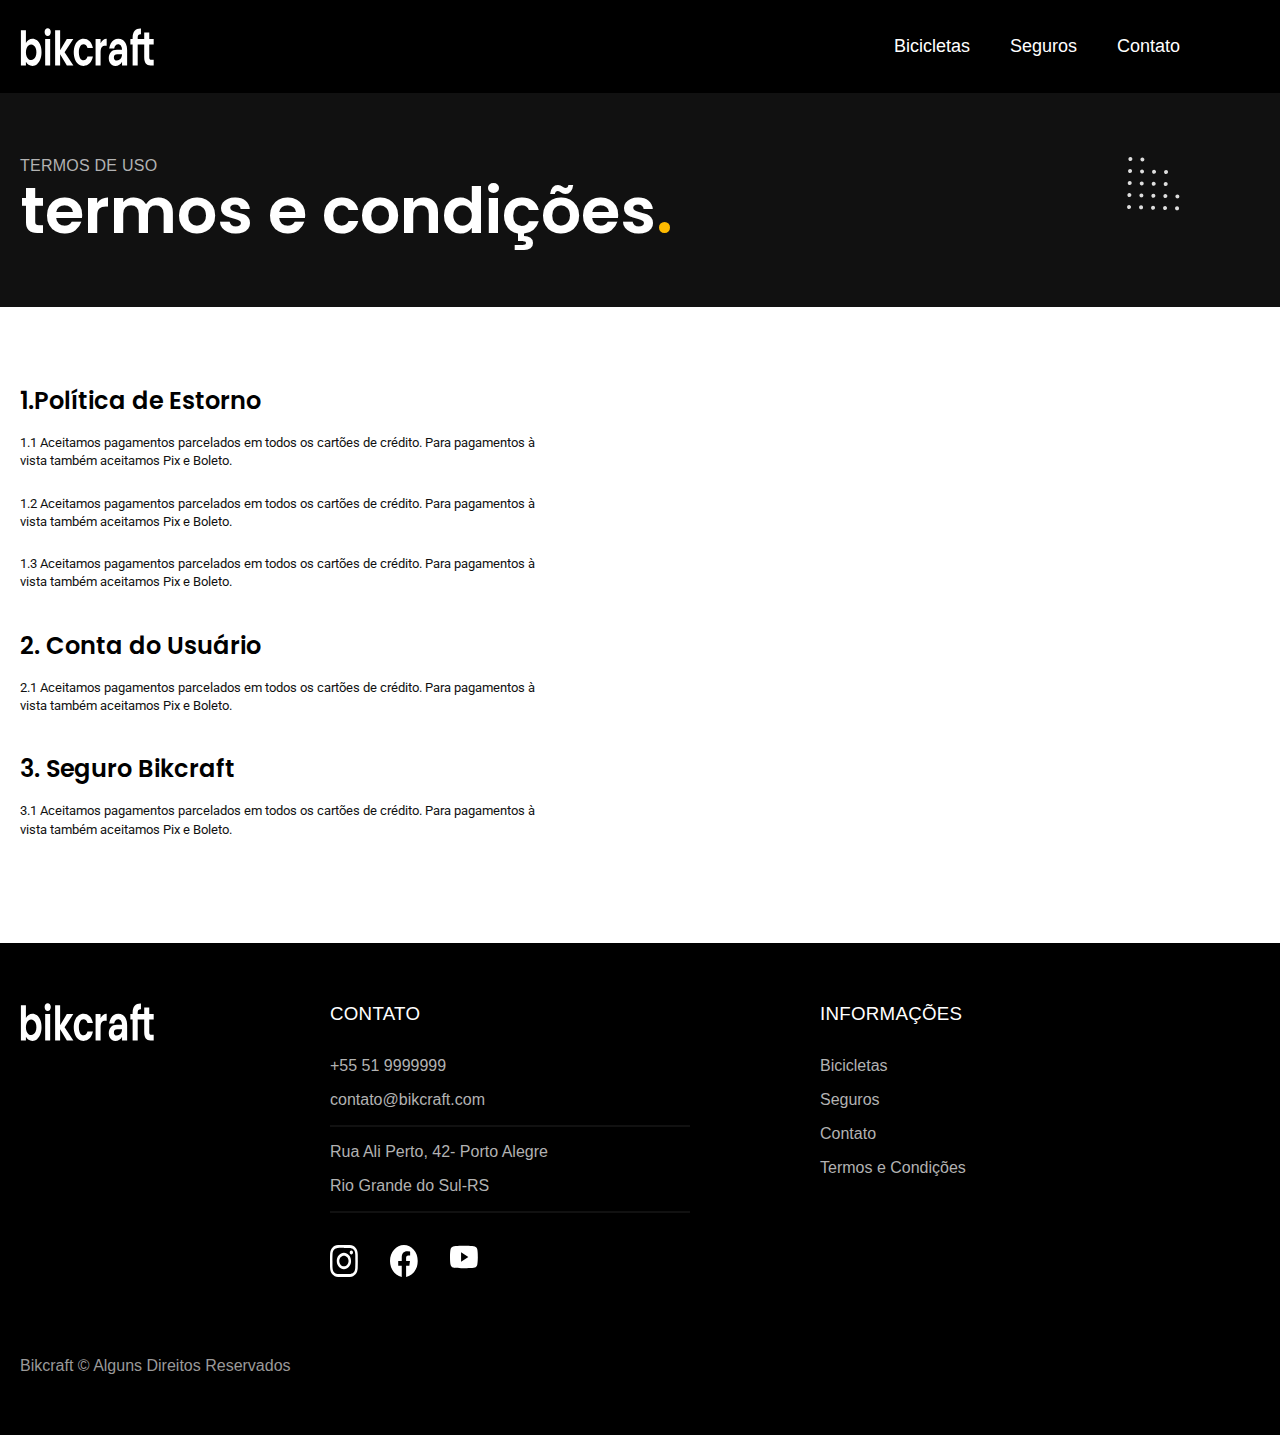
<file: termos.html>
<!DOCTYPE html>
<html lang="pt-br">

<script>document.documentElement.classList.add('js');</script>

<head>
  <meta charset="UTF-8">
  <meta name="viewport" content="width=device-width, initial-scale=1.0">
  <title>Termos e Condições| Bikecraft</title>
  <meta name="description" content="Termos e Condições.">
  <link rel="icon" href="./icones/favicon.svg" type="image/svg+xml">
  <link rel="stylesheet" href="./css/global/global.min.css">
  <link rel="stylesheet" href="./css/global/header.min.css">
  <link rel="stylesheet" href="./css/home/introducao.min.css">
  <link rel="stylesheet" href="./css/utilidades/componentes.min.css">
  <link rel="stylesheet" href="./css/utilidades/tipografia.min.css">
  <link rel="stylesheet" href="./css/utilidades/cores.min.css">
  <link rel="stylesheet" href="./css/bicicletas/bicicletas.lista.min.css">
  <link rel="stylesheet" href="./css/home/tecnologia.min.css">
  <link rel="stylesheet" href="./css/home/parceiros.min.css">
  <link rel="stylesheet" href="./css/home/depoimento.min.css">
  <link rel="stylesheet" href="./css/seguros/seguros.min.css">
  <link rel="stylesheet" href="./css/global/footer.min.css">
  <link rel="stylesheet" href="./css/termos/termos.min.css">
  <link rel="stylesheet" href="./css/contato/contato.min.css">
  <link rel="stylesheet" href="./css/contato/lojas.min.css">
  <script>document.documentElement.classList.add('js');</script>
  <link rel="preconnect" href="https://fonts.googleapis.com">
  <link rel="preconnect" href="https://fonts.gstatic.com" crossorigin>
  <link href="https://fonts.googleapis.com/css2?family=Merriweather:ital,wght@1,900&family=Poppins:wght@400;600&family=Roboto:wght@400;500&display=swap" rel="stylesheet">
  <head>

  <body id="termos">
    <header class="header-bg">
      <div class="header container">
        <a href="./"><img src="../icones/bik.svg" width="134" height="38" alt="Bikcraft"></a>
        <nav aria-label="primaria">
          <ul class="header-menu font-1-m cor-0">
            <li><a href="./bicicletas.html">Bicicletas</a></li>
            <li><a href="./seguros.html">Seguros</a></li>
            <li><a href="./contato.html">Contato</a></li>
          </ul>
        </nav>
      </div>
    </header>

    <main>
      <div class="titulo-bg">
        <div class="titulo container">
          <p class="font-2-l-b cor-5">Termos de Uso</p>
          <h1 class="font-1-xxl cor-0">termos e condições<span class="cor-p1">.</span></h1>
        </div>
      </div>
      <div class="termos font-2-s cor-11 container">
        <h2 class="font-1-l cor-12">1.Política de Estorno</h2>
        <p>1.1 Aceitamos pagamentos parcelados em todos os cartões de crédito.
          Para pagamentos à vista também aceitamos Pix e Boleto.</p>
        <p>1.2 Aceitamos pagamentos parcelados em todos os cartões de crédito.
          Para pagamentos à vista também aceitamos Pix e Boleto.</p>
        <p>1.3 Aceitamos pagamentos parcelados em todos os cartões de crédito.
          Para pagamentos à vista também aceitamos Pix e Boleto.</p>
        <h2 class="font-1-l cor-12">2. Conta do Usuário</h2>
        <p>2.1 Aceitamos pagamentos parcelados em todos os cartões de crédito.
          Para pagamentos à vista também aceitamos Pix e Boleto.</p>
        <h2 class="font-1-l cor-12">3. Seguro Bikcraft</h2>
        <p>3.1 Aceitamos pagamentos parcelados em todos os cartões de crédito.
          Para pagamentos à vista também aceitamos Pix e Boleto.</p>
      </div>

    </main>


    <footer class="footer-bg">
      <div class="footer container">
        <img src="./icones/bik.svg" width="134" height="38" alt="Bikecraft">
        <div class="footer-contato">
          <h3 class="font-2-l-b cor-0">Contato</h3>
          <ul class="font-2-m cor-5">
            <li><a href="tel:+5551999999">+55 51 9999999</a></li>
            <li><a href="mailto:contato@bikcraft.com">contato@bikcraft.com</a></li>
            <li>Rua Ali Perto, 42- Porto Alegre</li>
            <li>Rio Grande do Sul-RS</li>
          </ul>
          <div class="footer-redes">
            <a href="./">
              <img src="./icones/redes-sociais/instagram.svg" width="28" height="32" alt="instagram">
            </a>
            <a href="./">
              <img src="./icones/redes-sociais/facebook.svg" width="28" height="32" alt="facebook">
            </a>
            <a href="./">
              <img src="./icones/redes-sociais/youtube.svg" width="28" height="24" alt="youtube">
            </a>
          </div>
        </div>
        <div class="footer-informacoes">
          <h3 class="font-2-l-b cor-0">Informações</h3>
          <nav>
            <ul class="font-1-m cor-5">
              <li><a href="./bicicletas.html">Bicicletas</a></li>
              <li><a href="./seguros.html">Seguros</a></li>
              <li><a href=".contato.html">Contato</a></li>
              <li><a href=".termos.html">Termos e Condições</a></li>
            </ul>
          </nav>
        </div>
        <p class="footer-copy font-2-m cor-6">Bikcraft © Alguns Direitos Reservados</p>
      </div>
    </footer>
    <script src="./js/script.js"></script>
  </body>

</html>
</file>
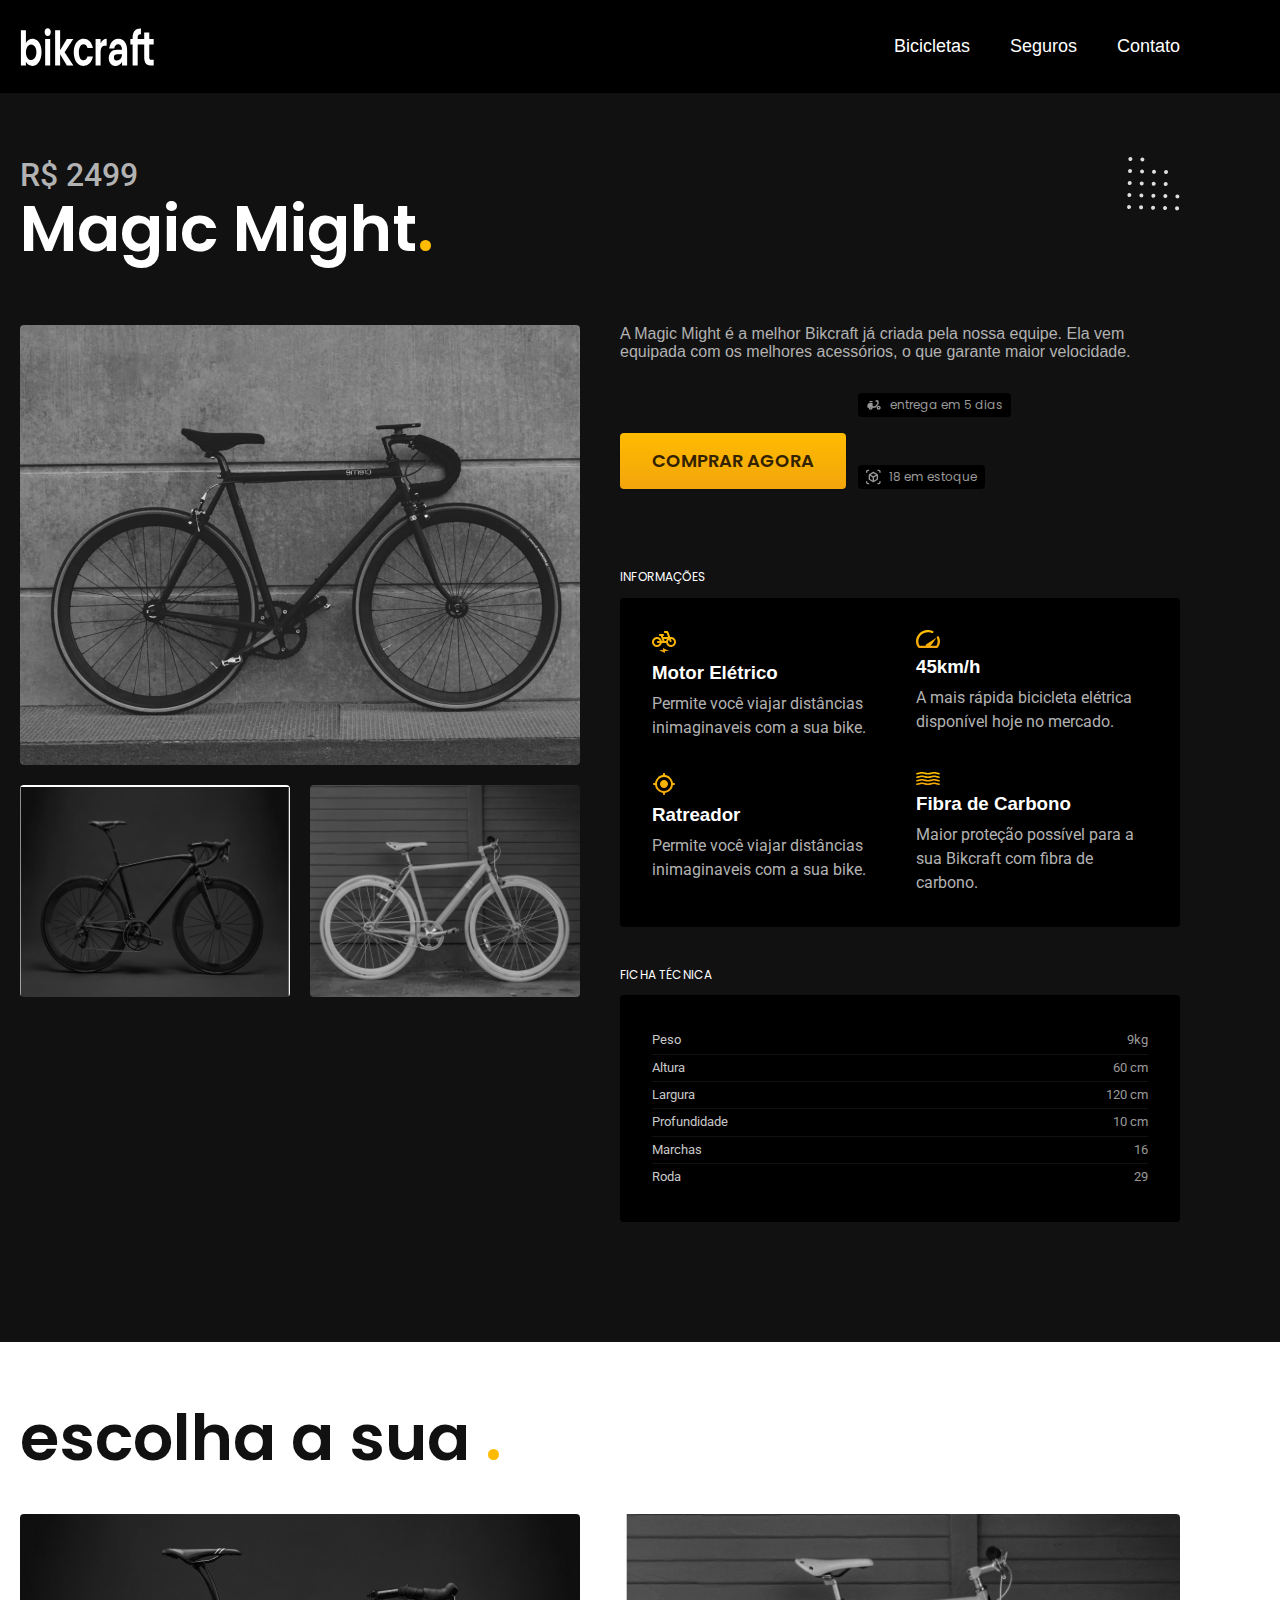
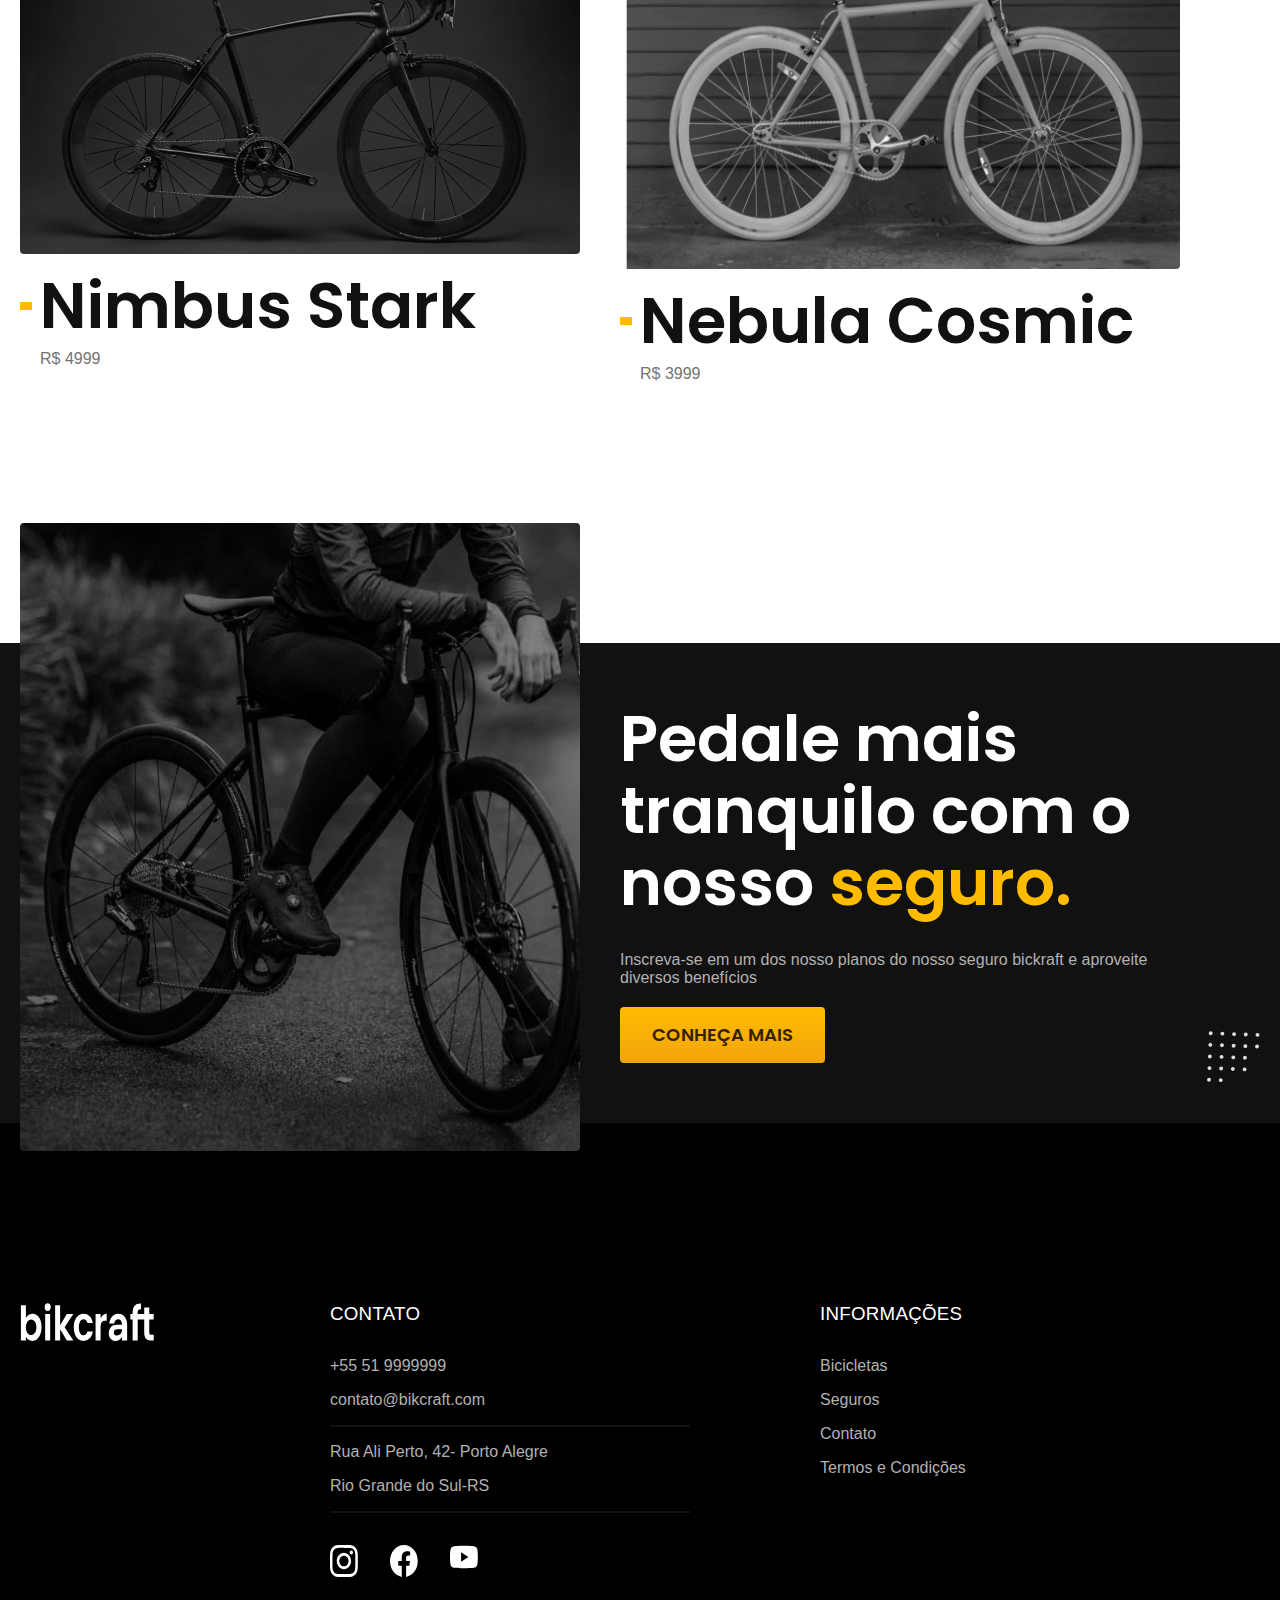
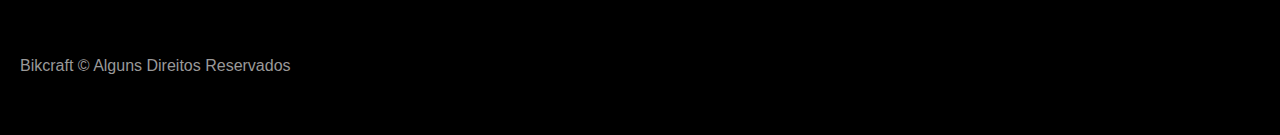
<file: bicicletass/magic.html>
<!DOCTYPE html>
<html lang="pt-br">

<script>document.documentElement.classList.add('js');</script>

<head>
  <meta charset="UTF-8">
  <meta name="viewport" content="width=device-width, initial-scale=1.0">
  <title>Magic| Bikecraft</title>
  <meta name="description" content="Seguros">
  <link rel="icon" href="../icones/favicon.svg" type="image/svg+xml">
  <link rel="stylesheet" href="../css/global/global.min.css">
  <link rel="stylesheet" href="../css/global/header.min.css">
  <link rel="stylesheet" href="../css/home/introducao.min.css">
  <link rel="stylesheet" href="../css/utilidades/componentes.min.css">
  <link rel="stylesheet" href="../css/utilidades/tipografia.min.css">
  <link rel="stylesheet" href="../css/utilidades/cores.min.css">
  <link rel="stylesheet" href="../css/bicicletas/bicicletas.lista.min.css">
  <link rel="stylesheet" href="../css/home/tecnologia.min.css">
  <link rel="stylesheet" href="../css/home/parceiros.min.css">
  <link rel="stylesheet" href="../css/home/depoimento.min.css">
  <link rel="stylesheet" href="../css/seguros/seguros.min.css">
  <link rel="stylesheet" href="../css/global/footer.min.css">
  <link rel="stylesheet" href="../css/termos/termos.min.css">
  <link rel="stylesheet" href="../css/seguros/vantagens.min.css">
  <link rel="stylesheet" href="../css/seguros/perguntas.min.css">
  <link rel="stylesheet" href="../css/bicicleta/bicicleta.min.css">
  <link rel="stylesheet" href="../css/bicicleta/seguro.min.css">

  <script>document.documentElement.classList.add('js');</script>
  <link rel="preconnect" href="https://fonts.googleapis.com">
  <link rel="preconnect" href="https://fonts.gstatic.com" crossorigin>
  <link href="https://fonts.googleapis.com/css2?family=Merriweather:ital,wght@1,900&family=Poppins:wght@400;600&family=Roboto:wght@400;500&display=swap" rel="stylesheet">
  <head>

  <body id="bicicleta">
    <header class="header-bg">
      <div class="header container">
        <a href="./"><img src="../icones/bik.svg" width="134" height="38" alt="Bikcraft"></a>

        <nav aria-label="primaria">
          <ul class="header-menu font-1-m cor-0">
            <li><a href="../bicicletas.html">Bicicletas</a></li>
            <li><a href="../seguros.html">Seguros</a></li>
            <li><a href="../contato.html">Contato</a></li>
          </ul>
        </nav>
      </div>
    </header>
    <main class="titulo-bg">
      <div class="titulo container">
        <p class="font-2-xl cor-5">R$ 2499</p>
        <h1 class="font-1-xxl cor-0">Magic Might<span class="cor-p1">.</span></h1>
      </div>
      <div class="bicicleta container">
        <div class="bicicleta-imagens">
          <img src="../bicicleta/nimbus-2.jpg" width="1120" height="880" alt="">
          <img src="../bicicleta/ninmbus-1.jpg" width="1120" height="880" alt="">
          <img src="../bicicleta/nimbus-3.jpg" width="1120" height="880" alt="">
        </div>
        <div class="bicicleta-conteudo">
          <p class="font-2-l cor-5">A Magic Might é a melhor Bikcraft já criada pela nossa equipe. Ela vem equipada com os melhores acessórios, o que garante maior velocidade.</p>
          <div class="bicicleta-comprar">
            <a class="botao" href="../orcamento.html?tipo=bikcraft&produto=magic">Comprar Agora</a>
            <span class="font-1-xs cor-6"><img src="../icones/entrega.svg" width="16" height="16" alt="">entrega em 5 dias</span>
            <span class="font-1-xs cor-6"><img src="../icones/estoque.svg" width="15" height="16" alt="">18 em estoque</span>
          </div>
          <h2 class="font-1-xs cor-0">Informações</h2>
          <ul class="bicicleta-informacoes">
            <li>
              <img src="../icones/eletrica.svg" width="24" height="24" alt="">
              <h3 class="font-1-m cor-0">Motor Elétrico</h3>
              <p class="font-2-xs cor-5">Permite você viajar distâncias inimaginaveis com a sua bike.</p>
            </li>
            <li>
              <img src="../icones/velocidade.svg" width="20" height="15" alt="">
              <h3 class="font-1-m cor-0">45km/h</h3>
              <p class="font-2-xs cor-5">A mais rápida bicicleta elétrica disponível hoje no mercado.</p>
            </li>
            <li>
              <img src="../icones/rastreador.svg" width="24" height="24" alt="">
              <h3 class="font-1-m cor-0">Ratreador</h3>
              <p class="font-2-xs cor-5">Permite você viajar distâncias inimaginaveis com a sua bike.</p>
            </li>
            <li>
              <img src="../icones/carbono.svg" width="21" height="12" alt="">
              <h3 class="font-1-0 cor-0">Fibra de Carbono</h3>
              <p class="font-2-xs cor-5">Maior proteção possível para a sua Bikcraft com fibra de carbono.
              </p>
            </li>
          </ul>
          <h2 class="font-1-xs cor-0">Ficha Técnica</h2>
          <ul class="bicicleta-ficha font-2-s cor-4">
            <li>Peso<span>9kg</span></li>
            <li>Altura<span>60 cm</span></li>
            <li>Largura<span>120 cm</span></li>
            <li>Profundidade<span>10 cm</span></li>
            <li>Marchas<span>16</span></li>
            <li>Roda<span>29</span></li>
          </ul>
        </div>
      </div>
    </main>
    <article class="bicicletas-lista container">
      <h2 class="font-1-xxl">escolha a sua <span class="cor-p1">.</span></h2>
      <ul>
        <li>
          <a href="../bicicletass/nimbus.html">
            <img src="../bicicletas/nimbus.jpg" width="1120" height="880" alt="bicicleta preta">
            <h3 class="font-1-xxl">Nimbus Stark</h3>
            <span class="font-2-m cor-8">R$ 4999</span>
          </a>
        </li>
        <li>
          <a href="../bicicletass/nebula.html">
            <img src="../bicicletas/nebula.jpg" width="1138" height="720" alt="bicicleta branca">
            <h3 class="font-1-xxl">Nebula Cosmic</h3>
            <span class="font-2-m cor-8">R$ 3999</span>
          </a>
        </li>
      </ul>
    </article>
    <article class="seguro-bg">
      <div class="seguro container">
        <div class="seguro-image">
          <img src="../img/seguros.jpg" width="680" height="763" alt="pessoa parada em cima da bicicleta.">
        </div>
        <div class="seguro-conteudo">
          <h2 class="font-1-xxl cor-0">Pedale mais tranquilo com o nosso <span class="cor-p1">seguro.</span></h2>
          <p class="font-2-l cor-5">Inscreva-se em um dos nosso planos do nosso seguro bickraft e aproveite diversos benefícios</p>
          <a class="botao" href="../seguros.html">Conheça Mais</a>
        </div>
      </div>
    </article>
    <footer class="footer-bg">
      <div class="footer container">
        <img src="../icones/bik.svg" width="134" height="38" alt="Bikecraft">
        <div class="footer-contato">
          <h3 class="font-2-l-b cor-0">Contato</h3>
          <ul class="font-2-m cor-5">
            <li><a href="tel:+5551999999">+55 51 9999999</a></li>
            <li><a href="mailto:contato@bikcraft.com">contato@bikcraft.com</a></li>
            <li>Rua Ali Perto, 42- Porto Alegre</li>
            <li>Rio Grande do Sul-RS</li>
          </ul>
          <div class="footer-redes">
            <a href="./">
              <img src="../icones/redes-sociais/instagram.svg" width="28" height="32" alt="instagram">
            </a>
            <a href="./">
              <img src="../icones/redes-sociais/facebook.svg" width="28" height="32" alt="facebook">
            </a>
            <a href="./">
              <img src="../icones/redes-sociais/youtube.svg" width="28" height="24" alt="youtube">
            </a>
          </div>
        </div>
        <div class="footer-informacoes">
          <h3 class="font-2-l-b cor-0">Informações</h3>
          <nav>
            <ul class="font-1-m cor-5">
              <li><a href="../bicicletas.html">Bicicletas</a></li>
              <li><a href="../seguros.html">Seguros</a></li>
              <li><a href="../contato.html">Contato</a></li>
              <li><a href="../termos.html">Termos e Condições</a></li>
            </ul>
          </nav>
        </div>
        <p class="footer-copy font-2-m cor-6">Bikcraft © Alguns Direitos Reservados</p>
      </div>
    </footer>
    <script src="../js/script.js"></script>
  </body>

</html>
</file>
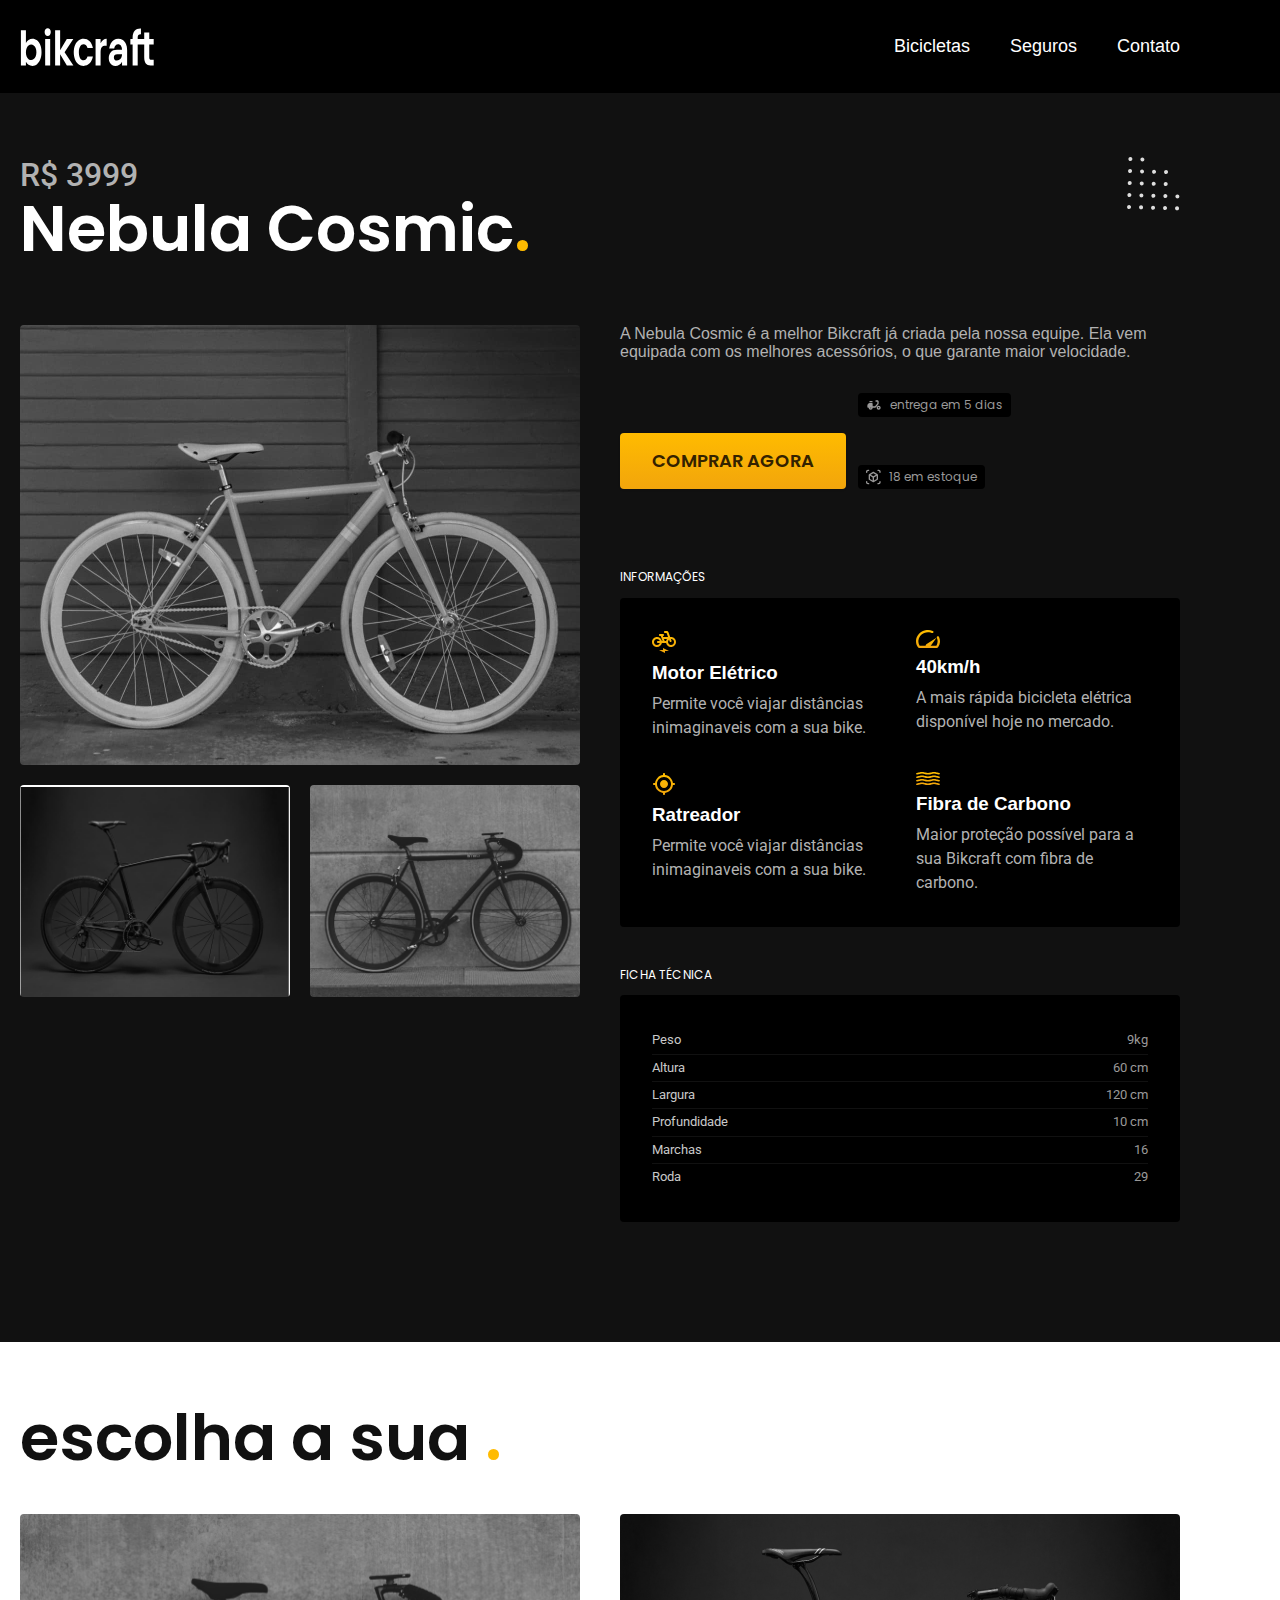
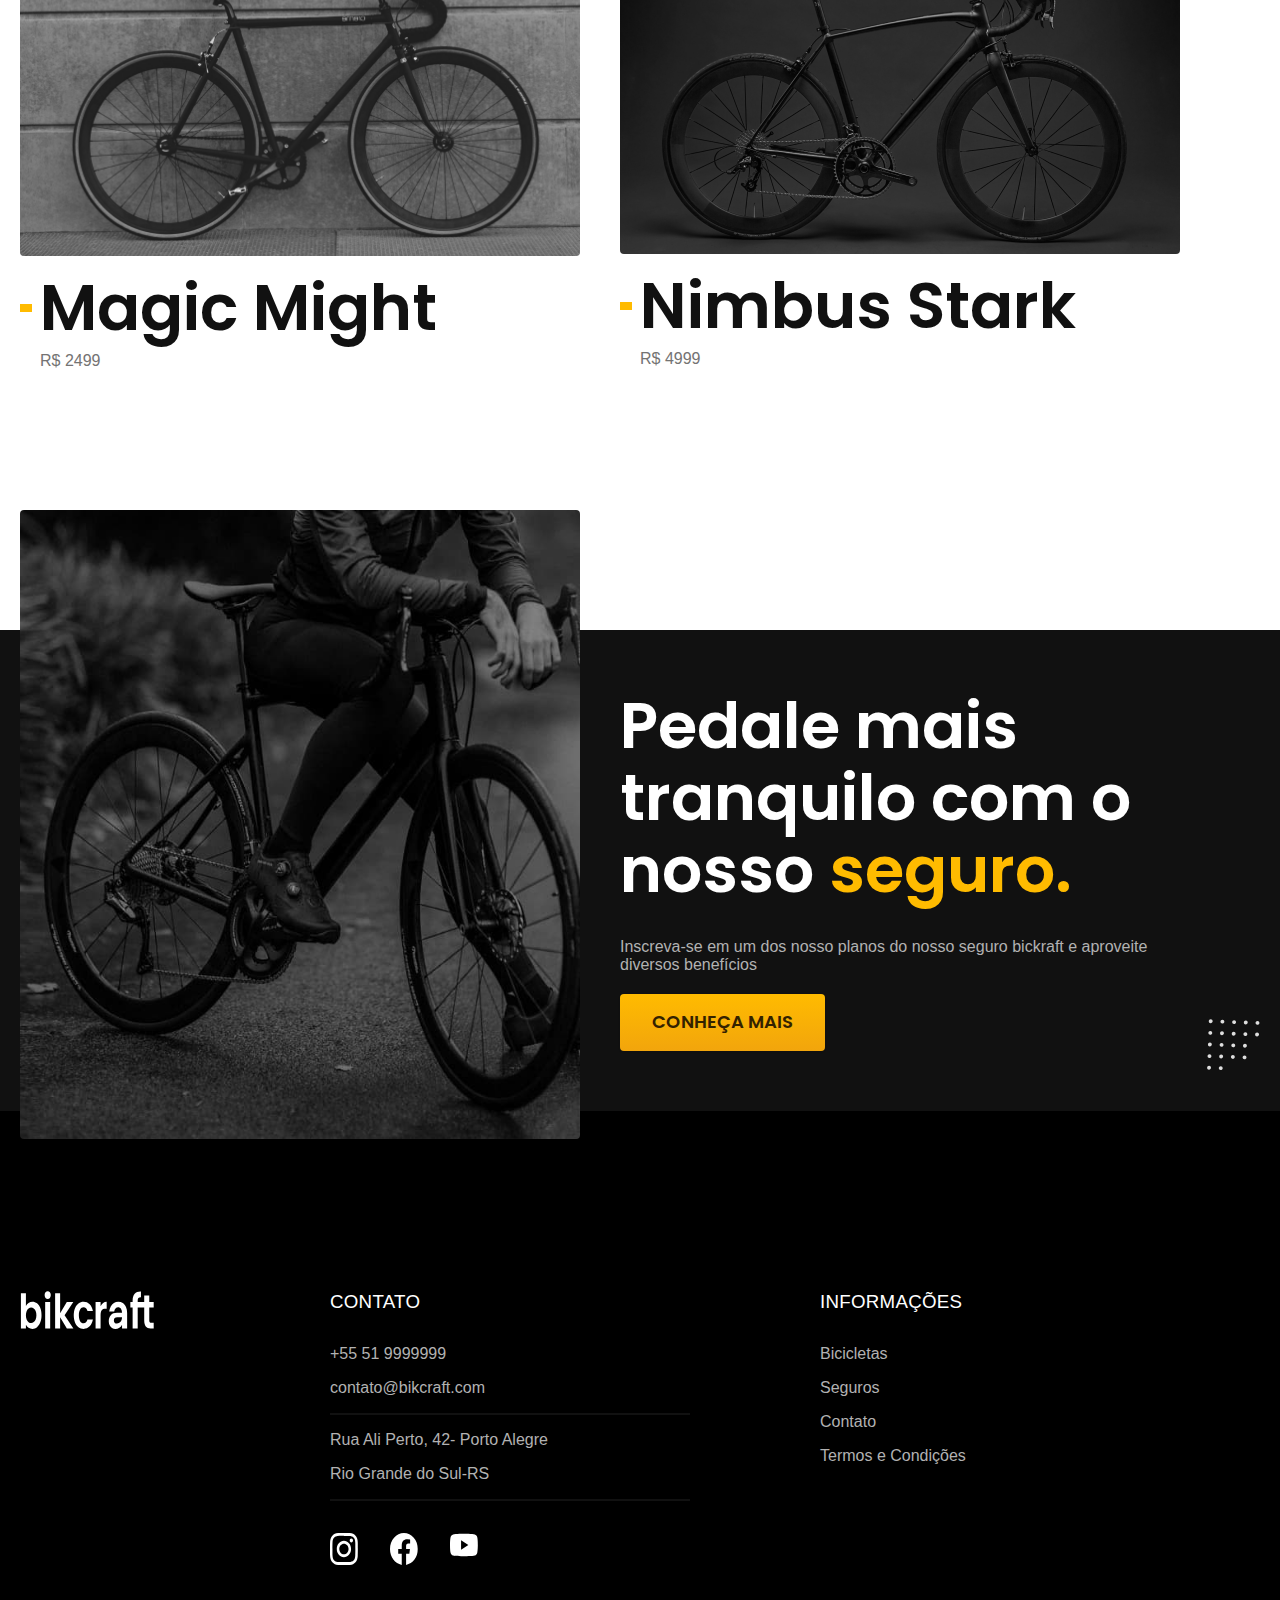
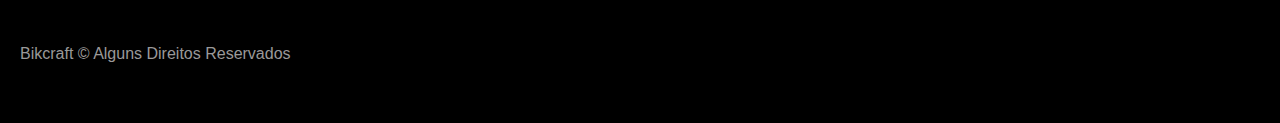
<file: bicicletass/nebula.html>
<!DOCTYPE html>
<html lang="pt-br">

<script>document.documentElement.classList.add('js');</script>

<head>
  <meta charset="UTF-8">
  <meta name="viewport" content="width=device-width, initial-scale=1.0">
  <title>Nebula| Bikecraft</title>
  <meta name="description" content="Seguros">
  <link rel="icon" href="../icones/favicon.svg" type="image/svg+xml">
  <link rel="stylesheet" href="../css/global/global.min.css">
  <link rel="stylesheet" href="../css/global/header.min.css">
  <link rel="stylesheet" href="../css/home/introducao.min.css">
  <link rel="stylesheet" href="../css/utilidades/componentes.min.css">
  <link rel="stylesheet" href="../css/utilidades/tipografia.min.css">
  <link rel="stylesheet" href="../css/utilidades/cores.min.css">
  <link rel="stylesheet" href="../css/bicicletas/bicicletas.lista.min.css">
  <link rel="stylesheet" href="../css/home/tecnologia.min.css">
  <link rel="stylesheet" href="../css/home/parceiros.min.css">
  <link rel="stylesheet" href="../css/home/depoimento.min.css">
  <link rel="stylesheet" href="../css/seguros/seguros.min.css">
  <link rel="stylesheet" href="../css/global/footer.min.css">
  <link rel="stylesheet" href="../css/termos/termos.min.css">
  <link rel="stylesheet" href="../css/seguros/vantagens.min.css">
  <link rel="stylesheet" href="../css/seguros/perguntas.min.css">
  <link rel="stylesheet" href="../css/bicicleta/bicicleta.min.css">
  <link rel="stylesheet" href="../css/bicicleta/seguro.min.css">

  <script>document.documentElement.classList.add('js');</script>
  <link rel="preconnect" href="https://fonts.googleapis.com">
  <link rel="preconnect" href="https://fonts.gstatic.com" crossorigin>
  <link href="https://fonts.googleapis.com/css2?family=Merriweather:ital,wght@1,900&family=Poppins:wght@400;600&family=Roboto:wght@400;500&display=swap" rel="stylesheet">
  <head>

  <body id="bicicleta">
    <header class="header-bg">
      <div class="header container">
        <a href="./"><img src="../icones/bik.svg" width="134" height="38" alt="Bikcraft"></a>

        <nav aria-label="primaria">
          <ul class="header-menu font-1-m cor-0">
            <li><a href="../bicicletas.html">Bicicletas</a></li>
            <li><a href="../seguros.html">Seguros</a></li>
            <li><a href="../contato.html">Contato</a></li>
          </ul>
        </nav>
      </div>
    </header>
    <main class="titulo-bg">
      <div class="titulo container">
        <p class="font-2-xl cor-5">R$ 3999</p>
        <h1 class="font-1-xxl cor-0">Nebula Cosmic<span class="cor-p1">.</span></h1>
      </div>
      <div class="bicicleta container">
        <div class="bicicleta-imagens">
          <img src="../bicicleta/nimbus-3.jpg" width="1120" height="880" alt="">
          <img src="../bicicleta/ninmbus-1.jpg" width="1120" height="880" alt="">
          <img src="../bicicleta/nimbus-2.jpg" width="1120" height="880" alt="">
        </div>
        <div class="bicicleta-conteudo">
          <p class="font-2-l cor-5">A Nebula Cosmic é a melhor Bikcraft já criada pela nossa equipe. Ela vem equipada com os melhores acessórios, o que garante maior velocidade.</p>
          <div class="bicicleta-comprar">
            <a class="botao" href="../orcamento.html?tipo=bikcraft&produto=nebula">Comprar Agora</a>
            <span class="font-1-xs cor-6"><img src="../icones/entrega.svg" width="16" height="16" alt="">entrega em 5 dias</span>
            <span class="font-1-xs cor-6"><img src="../icones/estoque.svg" width="15" height="16" alt="">18 em estoque</span>
          </div>
          <h2 class="font-1-xs cor-0">Informações</h2>
          <ul class="bicicleta-informacoes">
            <li>
              <img src="../icones/eletrica.svg" width="24" height="24" alt="">
              <h3 class="font-1-m cor-0">Motor Elétrico</h3>
              <p class="font-2-xs cor-5">Permite você viajar distâncias inimaginaveis com a sua bike.</p>
            </li>
            <li>
              <img src="../icones/velocidade.svg" width="20" height="15" alt="">
              <h3 class="font-1-m cor-0">40km/h</h3>
              <p class="font-2-xs cor-5">A mais rápida bicicleta elétrica disponível hoje no mercado.</p>
            </li>
            <li>
              <img src="../icones/rastreador.svg" width="24" height="24" alt="">
              <h3 class="font-1-m cor-0">Ratreador</h3>
              <p class="font-2-xs cor-5">Permite você viajar distâncias inimaginaveis com a sua bike.</p>
            </li>
            <li>
              <img src="../icones/carbono.svg" width="21" height="12" alt="">
              <h3 class="font-1-0 cor-0">Fibra de Carbono</h3>
              <p class="font-2-xs cor-5">Maior proteção possível para a sua Bikcraft com fibra de carbono.
              </p>
            </li>
          </ul>
          <h2 class="font-1-xs cor-0">Ficha Técnica</h2>
          <ul class="bicicleta-ficha font-2-s cor-4">
            <li>Peso<span>9kg</span></li>
            <li>Altura<span>60 cm</span></li>
            <li>Largura<span>120 cm</span></li>
            <li>Profundidade<span>10 cm</span></li>
            <li>Marchas<span>16</span></li>
            <li>Roda<span>29</span></li>
          </ul>
        </div>
      </div>
    </main>
    <article class="bicicletas-lista container">
      <h2 class="font-1-xxl">escolha a sua <span class="cor-p1">.</span></h2>
      <ul>
        <li>
          <a href="../bicicletass/magic.html">
            <img src="../bicicletas/magic.jpg" width="1126" height="688" alt="bicicleta preta">
            <h3 class="font-1-xxl">Magic Might</h3>
            <span class="font-2-m cor-8">R$ 2499</span>
          </a>
        </li>
        <li>
          <a href="../bicicletass/nimbus.html">
            <img src="../bicicletas/nimbus.jpg" width="1120" height="680" alt="bicicleta branca">
            <h3 class="font-1-xxl">Nimbus Stark</h3>
            <span class="font-2-m cor-8">R$ 4999</span>
          </a>
        </li>
      </ul>
    </article>
    <article class="seguro-bg">
      <div class="seguro container">
        <div class="seguro-image">
          <img src="../img/seguros.jpg" width="680" height="763" alt="pessoa parada em cima da bicicleta.">
        </div>
        <div class="seguro-conteudo">
          <h2 class="font-1-xxl cor-0">Pedale mais tranquilo com o nosso <span class="cor-p1">seguro.</span></h2>
          <p class="font-2-l cor-5">Inscreva-se em um dos nosso planos do nosso seguro bickraft e aproveite diversos benefícios</p>
          <a class="botao" href="../seguros.html">Conheça Mais</a>
        </div>
      </div>
    </article>
    <footer class="footer-bg">
      <div class="footer container">
        <img src="../icones/bik.svg" width="134" height="38" alt="Bikecraft">
        <div class="footer-contato">
          <h3 class="font-2-l-b cor-0">Contato</h3>
          <ul class="font-2-m cor-5">
            <li><a href="tel:+5551999999">+55 51 9999999</a></li>
            <li><a href="mailto:contato@bikcraft.com">contato@bikcraft.com</a></li>
            <li>Rua Ali Perto, 42- Porto Alegre</li>
            <li>Rio Grande do Sul-RS</li>
          </ul>
          <div class="footer-redes">
            <a href="./">
              <img src="../icones/redes-sociais/instagram.svg" width="28" height="32" alt="instagram">
            </a>
            <a href="./">
              <img src="../icones/redes-sociais/facebook.svg" width="28" height="32" alt="facebook">
            </a>
            <a href="./">
              <img src="../icones/redes-sociais/youtube.svg" width="28" height="24" alt="youtube">
            </a>
          </div>
        </div>
        <div class="footer-informacoes">
          <h3 class="font-2-l-b cor-0">Informações</h3>
          <nav>
            <ul class="font-1-m cor-5">
              <li><a href="../bicicletas.html">Bicicletas</a></li>
              <li><a href="../seguros.html">Seguros</a></li>
              <li><a href="../contato.html">Contato</a></li>
              <li><a href="../termos.html">Termos e Condições</a></li>
            </ul>
          </nav>
        </div>
        <p class="footer-copy font-2-m cor-6">Bikcraft © Alguns Direitos Reservados</p>
      </div>
    </footer>
    <script src="../js/script.js"></script>
  </body>

</html>
</file>
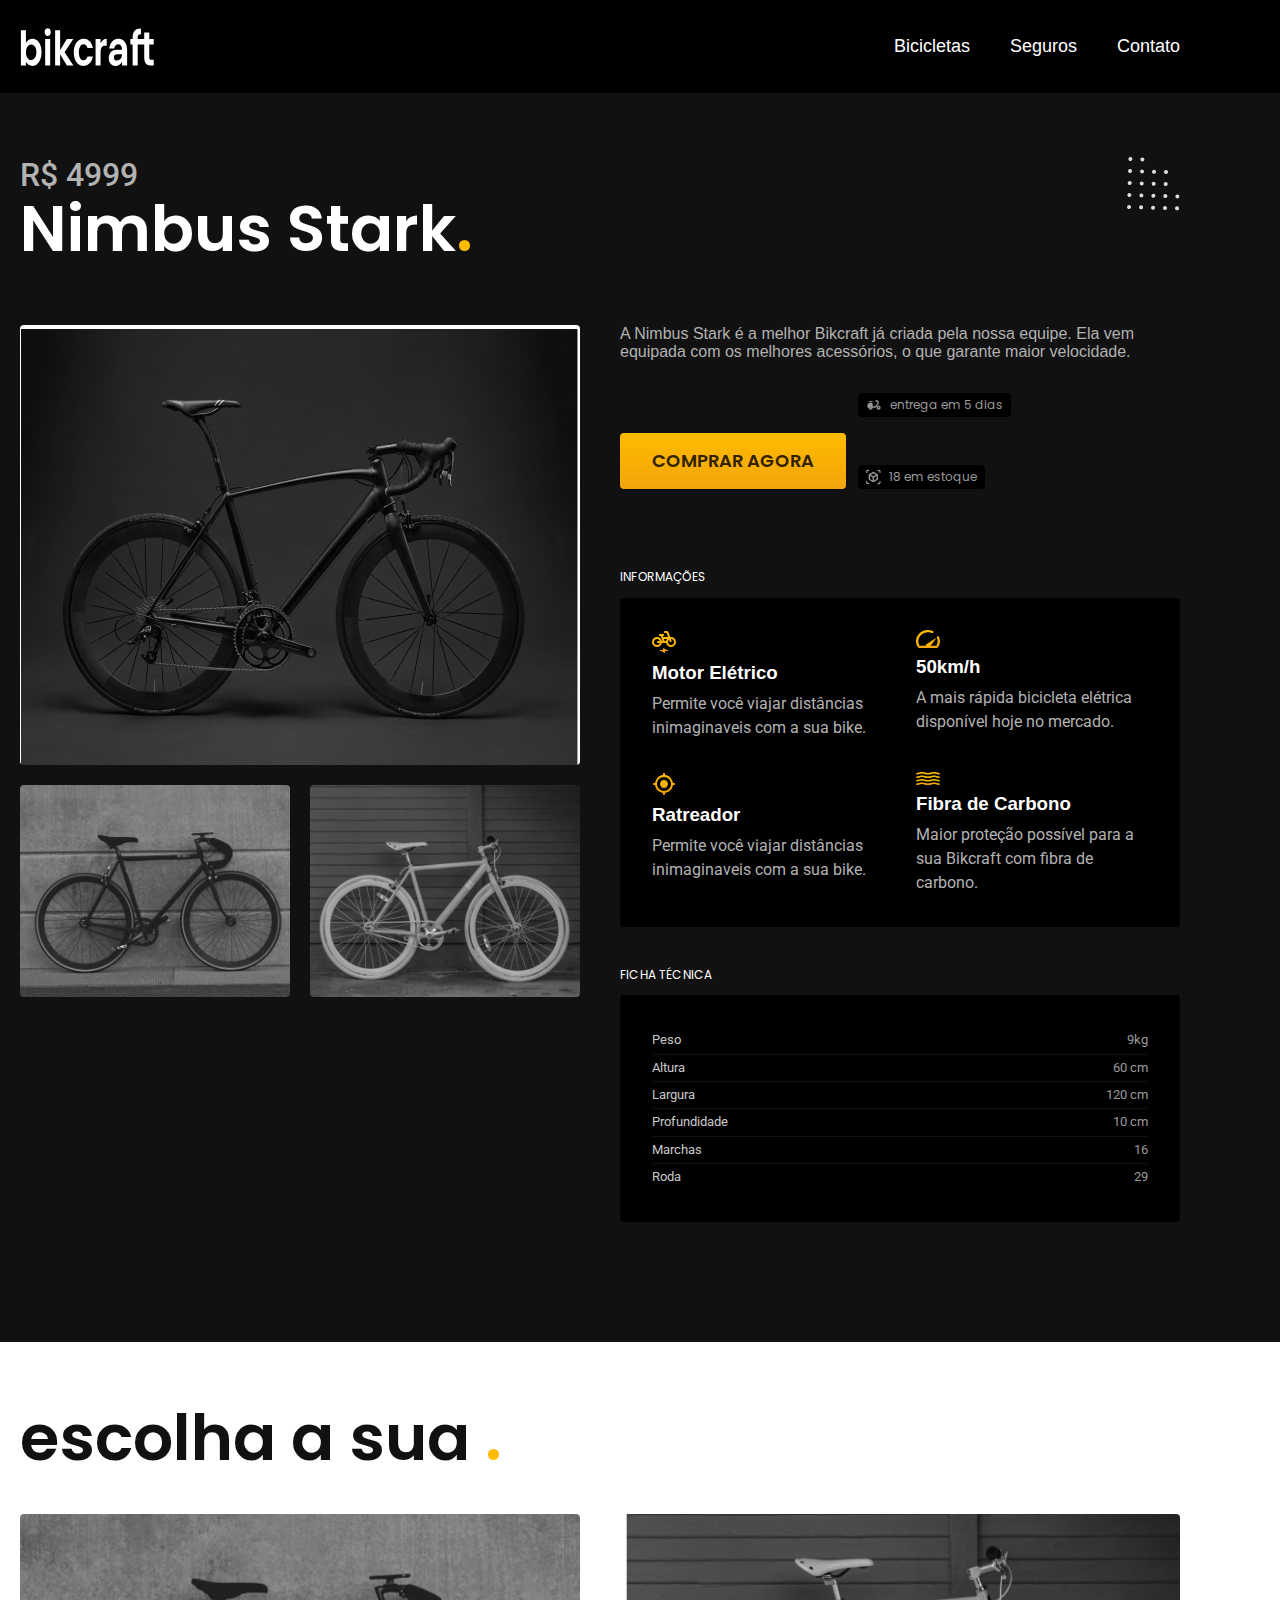
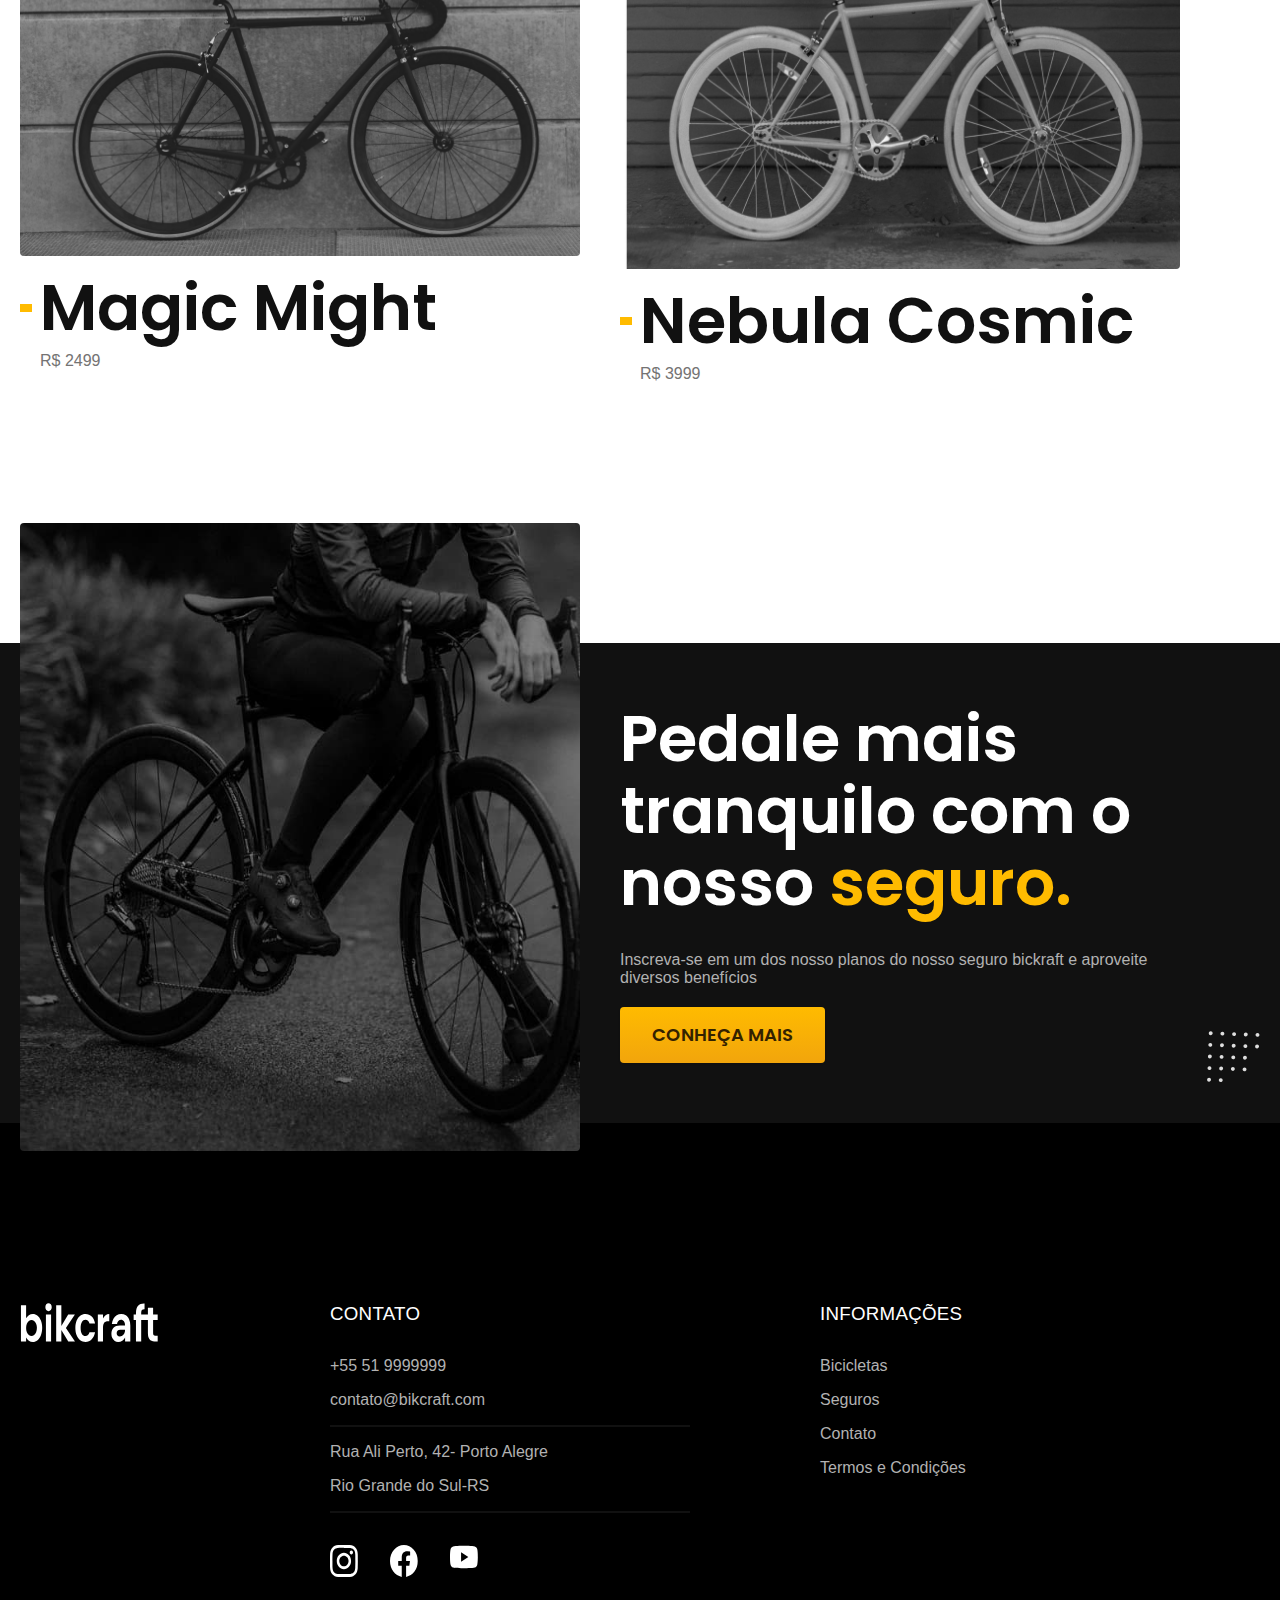
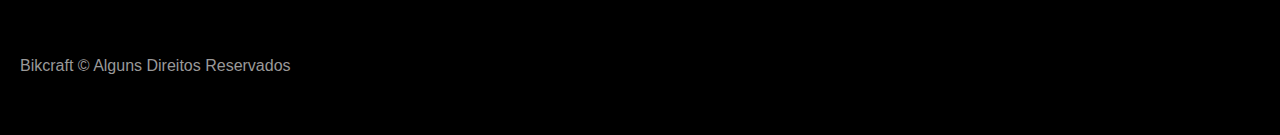
<file: bicicletass/nimbus.html>
<!DOCTYPE html>
<html lang="pt-br">

<script>document.documentElement.classList.add('js');</script>

<head>
  <meta charset="UTF-8">
  <meta name="viewport" content="width=device-width, initial-scale=1.0">
  <title>|Nimbus| Bikecraft</title>
  <meta name="description" content="Seguros">
  <link rel="icon" href="../icones/favicon.svg" type="image/svg+xml">
  <link rel="stylesheet" href="../css/global/global.min.css">
  <link rel="stylesheet" href="../css/global/header.min.css">
  <link rel="stylesheet" href="../css/home/introducao.min.css">
  <link rel="stylesheet" href="../css/utilidades/componentes.min.css">
  <link rel="stylesheet" href="../css/utilidades/tipografia.min.css">
  <link rel="stylesheet" href="../css/utilidades/cores.min.css">
  <link rel="stylesheet" href="../css/bicicletas/bicicletas.lista.min.css">
  <link rel="stylesheet" href="../css/home/tecnologia.min.css">
  <link rel="stylesheet" href="../css/home/parceiros.min.css">
  <link rel="stylesheet" href="../css/home/depoimento.min.css">
  <link rel="stylesheet" href="../css/seguros/seguros.min.css">
  <link rel="stylesheet" href="../css/global/footer.min.css">
  <link rel="stylesheet" href="../css/termos/termos.min.css">
  <link rel="stylesheet" href="../css/seguros/vantagens.min.css">
  <link rel="stylesheet" href="../css/seguros/perguntas.min.css">
  <link rel="stylesheet" href="../css/bicicleta/bicicleta.min.css">
  <link rel="stylesheet" href="../css/bicicleta/seguro.min.css">
  <script>document.documentElement.classList.add('js');</script>
  <link rel="preconnect" href="https://fonts.googleapis.com">
  <link rel="preconnect" href="https://fonts.gstatic.com" crossorigin>
  <link href="https://fonts.googleapis.com/css2?family=Merriweather:ital,wght@1,900&family=Poppins:wght@400;600&family=Roboto:wght@400;500&display=swap" rel="stylesheet">
  <head>

  <body id="bicicleta">
    <header class="header-bg">
      <div class="header container">
        <a href="./"><img src="../icones/bik.svg" width="134" height="38" alt="Bikcraft"></a>

        <nav aria-label="primaria">
          <ul class="header-menu font-1-m cor-0">
            <li><a href="../bicicletas.html">Bicicletas</a></li>
            <li><a href="../seguros.html">Seguros</a></li>
            <li><a href="../contato.html">Contato</a></li>
          </ul>
        </nav>
      </div>
    </header>
    <main class="titulo-bg">
      <div class="titulo container">
        <p class="font-2-xl cor-5">R$ 4999</p>
        <h1 class="font-1-xxl cor-0">Nimbus Stark<span class="cor-p1">.</span></h1>
      </div>
      <div class="bicicleta container">
        <div class="bicicleta-imagens">
          <img src="../bicicleta/ninmbus-1.jpg" alt="bicicleta1">
          <img src="../bicicleta/nimbus-2.jpg" alt="bicicelta2">
          <img src="../bicicleta/nimbus-3.jpg" alt="bicicleta3">
        </div>
        <div class="bicicleta-conteudo">
          <p class="font-2-l cor-5">A Nimbus Stark é a melhor Bikcraft já criada pela nossa equipe. Ela vem equipada com os melhores acessórios, o que garante maior velocidade.</p>
          <div class="bicicleta-comprar">
            <a class="botao" href="../orcamento.html?tipo=bikcraft&produto=nimbus">Comprar Agora</a>
            <span class="font-1-xs cor-6"><img src="../icones/entrega.svg" width="16" height="16" alt="">entrega em 5 dias</span>
            <span class="font-1-xs cor-6"><img src="../icones/estoque.svg" width="15" height="16" alt="">18 em estoque</span>
          </div>
          <h2 class="font-1-xs cor-0">Informações</h2>
          <ul class="bicicleta-informacoes">
            <li>
              <img src="../icones/eletrica.svg" width="24" height="24" alt="">
              <h3 class="font-1-m cor-0">Motor Elétrico</h3>
              <p class="font-2-xs cor-5">Permite você viajar distâncias inimaginaveis com a sua bike.</p>
            </li>
            <li>
              <img src="../icones/velocidade.svg" width="20" height="15" alt="">
              <h3 class="font-1-m cor-0">50km/h</h3>
              <p class="font-2-xs cor-5">A mais rápida bicicleta elétrica disponível hoje no mercado.</p>
            </li>
            <li>
              <img src="../icones/rastreador.svg" width="24" height="24" alt="">
              <h3 class="font-1-m cor-0">Ratreador</h3>
              <p class="font-2-xs cor-5">Permite você viajar distâncias inimaginaveis com a sua bike.</p>
            </li>
            <li>
              <img src="../icones/carbono.svg" width="21" height="12" alt="">
              <h3 class="font-1-0 cor-0">Fibra de Carbono</h3>
              <p class="font-2-xs cor-5">Maior proteção possível para a sua Bikcraft com fibra de carbono.
              </p>
            </li>
          </ul>
          <h2 class="font-1-xs cor-0">Ficha Técnica</h2>
          <ul class="bicicleta-ficha font-2-s cor-4">
            <li>Peso<span>9kg</span></li>
            <li>Altura<span>60 cm</span></li>
            <li>Largura<span>120 cm</span></li>
            <li>Profundidade<span>10 cm</span></li>
            <li>Marchas<span>16</span></li>
            <li>Roda<span>29</span></li>
          </ul>
        </div>
      </div>
    </main>
    <article class="bicicletas-lista container">
      <h2 class="font-1-xxl">escolha a sua <span class="cor-p1">.</span></h2>
      <ul>
        <li>
          <a href="./magic.html">
            <img src="../bicicletas/magic.jpg" width="1126" height="688" alt="bicicleta preta">
            <h3 class="font-1-xxl">Magic Might</h3>
            <span class="font-2-m cor-8">R$ 2499</span>
          </a>
        </li>
        <li>
          <a href="../bicicletass/nebula.html">
            <img src="../bicicletas/nebula.jpg" width="1138" height="720" alt="bicicleta branca">
            <h3 class="font-1-xxl">Nebula Cosmic</h3>
            <span class="font-2-m cor-8">R$ 3999</span>
          </a>
        </li>
      </ul>
    </article>
    <article class="seguro-bg">
      <div class="seguro container">
        <div class="seguro-image">
          <img src="../img/seguros.jpg" width="680" height="763" alt="pessoa parada em cima da bicicleta.">
        </div>
        <div class="seguro-conteudo">
          <h2 class="font-1-xxl cor-0">Pedale mais tranquilo com o nosso <span class="cor-p1">seguro.</span></h2>
          <p class="font-2-l cor-5">Inscreva-se em um dos nosso planos do nosso seguro bickraft e aproveite diversos benefícios</p>
          <a class="botao" href="../seguros.html">Conheça Mais</a>
        </div>
      </div>
    </article>
    <footer class="footer-bg">
      <div class="footer container">
        <img src="../icones/bik.svg" width="138" height="38" alt="Bikecraft">
        <div class="footer-contato">
          <h3 class="font-2-l-b cor-0">Contato</h3>
          <ul class="font-2-m cor-5">
            <li><a href="tel:+5551999999">+55 51 9999999</a></li>
            <li><a href="mailto:contato@bikcraft.com">contato@bikcraft.com</a></li>
            <li>Rua Ali Perto, 42- Porto Alegre</li>
            <li>Rio Grande do Sul-RS</li>
          </ul>
          <div class="footer-redes">
            <a href="./">
              <img src="../icones/redes-sociais/instagram.svg" width="28" height="32" alt="instagram">
            </a>
            <a href="./">
              <img src="../icones/redes-sociais/facebook.svg" width="28" height="32" alt="facebook">
            </a>
            <a href="./">
              <img src="../icones/redes-sociais/youtube.svg" width="28" height="24" alt="youtube">
            </a>
          </div>
        </div>
        <div class="footer-informacoes">
          <h3 class="font-2-l-b cor-0">Informações</h3>
          <nav>
            <ul class="font-1-m cor-5">
              <li><a href="../bicicletas.html">Bicicletas</a></li>
              <li><a href="../seguros.html">Seguros</a></li>
              <li><a href="../contato.html">Contato</a></li>
              <li><a href="../termos.html">Termos e Condições</a></li>
            </ul>
          </nav>
        </div>
        <p class="footer-copy font-2-m cor-6">Bikcraft © Alguns Direitos Reservados</p>
      </div>
    </footer>
    <script src="../js/script.js"></script>
  </body>

</html>
</file>
<file: css/bicicletas/bicicletas.lista.css>
.bicicletas-lista{
 padding-top:60px;
 padding-bottom: 120px;
}
.bicicletas-lista h2{
  margin-bottom:40px;
}
.bicicletas-lista ul{
  display: flex;
  gap: 40px;
  padding: 0px 20px 20px;
  max-width: 1400px;
  margin-right: auto;
  margin-right: auto;
  overflow-x: auto;
}
#bicicleta .bicicletas-lista ul{
padding: 0px 0px 20px 0px;
}
.bicicletas-lista li{
  flex:1;
  min-width: 280px;
}
.bicicletas-lista a{
 display: block; 
}
.bicicletas-lista img{
  margin-bottom: 16px;
}
.bicicletas-lista h3{
  margin-bottom:8px;
  display: flex;
  align-items: center;
}
.bicicletas-lista h3::before{
content: "";
display: inline-block;
height:8px;
width: 12px;
margin-right:8px ;
background-color: var(--cor-p1);
transition: width 0.2s;
}
.bicicletas-lista a:hover h3::before{
 width:24px; 
}
.bicicletas-lista li span{
padding-left: 20px ;  
}
@media(max-widht:800px){
  .bicicletas-lista{
    padding-bottom: 60px;
  }
  .bicicletas-lista ul{
   gap: 20px; 
  }
}
</file>
<file: css/utilidades/tipografia.css>
.font-1-xs{
 font:400 0.75rem/1.35 "Poppins", sans-serif;
}
.font-2-xs{
  font:400 1rem/1.5 "Roboto", sans-serif;
 }
 .font-1-s{
  font:400 0.8rem/1.43  "Poppins", sans-serif;
 }
 .font-2-s{
  font:400 0.8rem/1.43  "Roboto", sans-serif;
 }
 .font-1-m
 .font-1-m-b{
  font:400 1.125rem/1.35 "Poppins", sans-serif;
 }
 .font-1-m-b{
  font-weight: 600;
 }
 .font-2-m-{
  font:500 1.125rem/1.35 "Roboto", sans-serif;
 }
 .font-1-l{
  font:400 1.5rem/1.125 "Poppins", sans-serif;
}
.font-2-l
.font-2-l-b{
  font:400 1.5rem/1.125 "Roboto", sans-serif;
}
.font-2-l-b{
 font-weight: 500;
 letter-spacing: 0.015em;
 text-transform: uppercase;
}
.font-1-xl{
  font:600 2rem/1.125 "Poppins", sans-serif;
}
.font-2-xl{
  font:500 2rem/1.125 "Roboto", sans-serif;
}
.font-1-xxl{
  font:600 4rem/1.125 "Poppins", sans-serif;
}
@media(max-width:1200px){
  .font-1-xxl{
    font-size:3rem;
  }
  .font-2-l
  .font-2-l-b{
    font-size: 1.25rem;
  }
  }
  @media(max-width:800px){
    .font-1-xxl{
      font-size: 2rem;
    }
    .font-1-xl
    .font-2-xl{
      font-size: 1.5rem;
    }
  }
</file>
<file: css/global/global.min.css>
body{margin:0;font-family:Arial,Helvetica,sans-serif;color:#111}blockquote,dd,h1,h2,h3,h4,p,ul{margin:0}ul{padding:0;list-style:none}a{text-decoration:none;color:inherit}img{max-width:100%;height:auto;display:block}img[src$=".jpg"]{border-radius:4px}
</file>
<file: css/global/header.min.css>
.header-bg{background-color:var(--cor-12)}.header{display:flex;flex-wrap:wrap;gap:20px;justify-content:space-between;align-items:center;padding-top:20px;padding-bottom:20px}.header-menu{display:flex;flex-wrap:wrap;gap:40px}.header-menu a{display:inline-block;padding:16px 0;font-size:18px;position:relative}.header-menu a:after{content:"";display:block;height:2px;width:0%;background:var(--cor-0);margin-top:4px;transition:.3s;position:absolute}.header-menu a.ativo::after,.header-menu a:hover::after{width:100%}@media(max-width:800px){.header-menu{gap:20px}.header-menu a{background:var(--cor-11);padding:12px 16px;border-radius:4px}.header-menu a:hover{background-color:var(--cor-10)}.header-menu a:hover{display:none}}@media (max-width:600px){.header-menu{gap:12px}.header-menu a{padding:8px 12px;font-size:14px}}
</file>
<file: css/home/introducao.min.css>
.introducao-bg{background:var(--cor-12) url("../../icones/dec/baixo-esquerda-\ cinza.svg") no-repeat bottom 125px left 20px;box-shadow:inset 0 -120px var(--cor-0)}.introducao{display:grid;grid-template-columns:1fr 1fr;gap:0 40px}.introducao-conteudo{align-self:end;padding-bottom:200px}.introducao img{width:100%;height:100%;object-fit:cover;border-radius:4px}.introducao h1{margin-bottom:32px}.introducao p{margin-bottom:20px}.introducao a{display:inline-block;padding:16px 32px;background:linear-gradient(#fb0,#f2a50c);border-radius:4px;box-shadow:0 1px 2px rgba(0,0,0,.1);text-transform:uppercase;color:var(--cor-p5);font-size:18px;line-height:1.33;font-weight:700;font-family:Poppins;font-weight:600}.introducao a:hover{background:linear-gradient(#ffb60d,#e59317)}@media(max-width:600px){introducao a{padding:12px 16px;font-size:16px}.introducao h1{margin:0}}@media(max-width:800px){.introducao-bg{background:var(--cor-11);padding-top:40px;box-shadow:inset 0 60px var(--cor-11)}.introducao{grid-template-columns:1fr;gap:32px}.introducao-conteudo{padding-bottom:0}.introducao h1{margin-bottom:16px}.introducao img{height:300px;width:100%}}
</file>
<file: css/utilidades/componentes.min.css>
.container{box-sizing:border-box;max-width:1200px;padding-left:20px;padding-right:20px;margin-right:auto;margin-right:auto}.botao{display:inline-block;padding:16px 32px;background:linear-gradient(#fb0,#f2a50c);border-radius:4px;box-shadow:0 1px 2px rgba(0,0,0,.1);text-transform:uppercase;color:#320;font:600 1.125rem/1.35 Poppins,sans-serif;max-width:max-content;border:none;cursor:pointer}.botao :hover{background:linear-gradient(#ffb60d,#e59317)}.botao.secundario{background:var(--cor-10);color:var(--cor-2)}.botao.secundario:hover{background:var(--co-9)}.botao.seta{display:flex;align-items:center}.botao.seta::after{content:"";display:inline-block;width:26px;height:20px;margin-left:15px;background:url("../../icones/dec/seta.svg");transition:transform .2s}.botao.seta:hover::after{transform:translateX(5px)}@media(max-width:600px){.botao a{padding:12px 16px;font-size:1rem}}.link{display:inline-block;color:var(--cor-p1);font:500 1.5rem/1,5 Poppins,sans-serif;text-transform:uppercase}.link::after{content:"";display:block;width:100%;height:4px;background-color:currentColor}.link:hover{color:var(--cor-0)}.titulo-bg{padding-top:60px;padding-bottom:60px;background-color:var(--cor-11)}.titulo{background:url("../../icones/dec/cima-\ direita-\ cinza.svg") no-repeat top right 20px}.titulo p{margin-top:4px}@media(max-width:800px){.titulo{padding-top:40px;padding-bottom:40px}.titulo p{font-size:1rem;text-transform:lowecase;font-weight:400}}
</file>
<file: css/utilidades/tipografia.min.css>
.font-1-xs{font:400 0.75rem/1.35 Poppins,sans-serif}.font-2-xs{font:400 1rem/1.5 Roboto,sans-serif}.font-1-s{font:400 0.8rem/1.43 Poppins,sans-serif}.font-2-s{font:400 0.8rem/1.43 Roboto,sans-serif}.font-1-m .font-1-m-b{font:400 1.125rem/1.35 Poppins,sans-serif}.font-1-m-b{font-weight:600}.font-2-m-{font:500 1.125rem/1.35 Roboto,sans-serif}.font-1-l{font:400 1.5rem/1.125 Poppins,sans-serif}.font-2-l .font-2-l-b{font:400 1.5rem/1.125 Roboto,sans-serif}.font-2-l-b{font-weight:500;letter-spacing:.015em;text-transform:uppercase}.font-1-xl{font:600 2rem/1.125 Poppins,sans-serif}.font-2-xl{font:500 2rem/1.125 Roboto,sans-serif}.font-1-xxl{font:600 4rem/1.125 Poppins,sans-serif}@media(max-width:1200px){.font-1-xxl{font-size:3rem}.font-2-l .font-2-l-b{font-size:1.25rem}}@media(max-width:800px){.font-1-xxl{font-size:2rem}.font-1-xl .font-2-xl{font-size:1.5rem}}
</file>
<file: css/utilidades/cores.min.css>
:root{--cor-0:#ffffff;--cor-1:#f7f7f7;--cor-2:#F4F4F4;--cor-3:#DEDEDE;--cor-4:#C9C9C9;--cor-5:#b2b2b2;--cor-6:#9A9999;--cor-7:#858484;--cor-8:#747373;--cor-9:#636060;--cor-10:#2e2e2e2e;--cor-11:#111111;--cor-12:#000000;--cor-p1:#ffbb00;--cor-p2:#E5A40B;--cor-p3:#A66F00;--cor-p4:#664400;--cor-p5:#332200}.cor-0{color:var(--cor-0)}.cor-1{color:var(--cor-1)}.cor-2{color:var(--cor-2)}.cor-3{color:var(--cor-3)}.cor-4{color:var(--cor-4)}.cor-5{color:var(--cor-5)}.cor-6{color:var(--cor-6)}.cor-7{color:var(--cor-7)}.cor-8{color:var(--cor-8)}.cor-9{color:var(--cor-9)}.cor-10{color:var(--cor-10)}.cor-11{color:var(--cor-11)}.cor-12{color:var(--cor-12)}.cor-p1{color:var(--cor-p1)}.cor-p2{color:var(--cor-p2)}.cor-p3{color:var(--cor-p3)}.cor-p4{color:var(--cor-p4)}.cor-p5{color:var(--cor-p5)}
</file>
<file: css/bicicletas/bicicletas.lista.min.css>
.bicicletas-lista{padding-top:60px;padding-bottom:120px}.bicicletas-lista h2{margin-bottom:40px}.bicicletas-lista ul{display:flex;gap:40px;padding:0 20px 20px;max-width:1400px;margin-right:auto;margin-right:auto;overflow-x:auto}#bicicleta .bicicletas-lista ul{padding:0 0 20px 0}.bicicletas-lista li{flex:1;min-width:280px}.bicicletas-lista a{display:block}.bicicletas-lista img{margin-bottom:16px}.bicicletas-lista h3{margin-bottom:8px;display:flex;align-items:center}.bicicletas-lista h3::before{content:"";display:inline-block;height:8px;width:12px;margin-right:8px;background-color:var(--cor-p1);transition:width .2s}.bicicletas-lista a:hover h3::before{width:24px}.bicicletas-lista li span{padding-left:20px}@media(max-widht:800px){.bicicletas-lista{padding-bottom:60px}.bicicletas-lista ul{gap:20px}}
</file>
<file: css/home/tecnologia.min.css>
.tecnologia-bg{background:var(--cor-11) url("../../icones/dec/baixo-esquerda-\ cinza.svg") no-repeat bottom 90px left 20px;box-shadow:inset 0 80px var(--cor-0),inset 0 -80px var(--cor-0)}.tecnologia{display:grid;grid-template-columns:1fr 1fr;gap:40px}.tecnologia-imagem img{width:100%;height:100%;object-fit:cover;object-position:left}.tecnologia-conteudo{padding-top:160px;padding-bottom:160px}.tecnologia-conteudo>span{display:block;margin-bottom:20px}.tecnologia-conteudo h2{margin-bottom:32px}.tecnologia-conteudo>p{margin-bottom:20px}.tecnologia a{margin-bottom:80px}.tecnologia-vantagens{display:flex;gap:40px}.tecnologia-vantagens h3{margin-bottom:8px;width:max-content}.tecnologia-vantagens img{width:24px;margin-bottom:8px}@media(max-width:800px){.tecnologia-bg{box-shadow:initial}.tecnologia{grid-template-columns:1fr}.tecnologia-conteudo{padding-top:60px;padding-bottom:60px}.tecnologia-imagem{display:none}.tecnologia a{margin-bottom:60px}}@media(max-width:600px){.tecnologia-vantagens{flex-direction:column}.botao{padding:12px 16px;font-size:1rem}}
</file>
<file: css/home/parceiros.min.css>
.parceiros{padding-top:60px;padding-bottom:120px}.parceiros h2{margin-bottom:60px}.parceiros ul{padding:0 20px;max-width:1400px;display:grid;grid-template-columns:repeat(4,1fr);margin:0 auto}.parceiros li{display:flex;padding:32px;border-left:2px solid var(--cor-2)}.parceiro img{margin:auto}.parceiros li :first-child .parceiros li :nth-child(5){border-left:none}.parceiros li:nth-child(n+5){border-top:2px solid var(--cor-2)}@media(max-width:800px){.parceiros{padding-bottom:60px}.parceiros li{display:flex;padding:20px}.parceiros h2{margin-bottom:20px}.parceiros ul{grid-template-columns:repeat(2,1fr)}.parceiros li:nth-child(n+3){border-top:2px solid var(--cor-2)}.parceiros li:nth-child(odd){border-left:none}}
</file>
<file: css/home/depoimento.min.css>
.depoimento{display:grid;grid-template-columns:1fr 1fr;background:var(--cor-p1) url("../../icones/dec/\ cima-\ esquersa-\ amarelo.svg") no-repeat top 70px right 780px;overflow:hidden}.depoimento img{width:100%;height:100%;object-fit:cover;border-radius:0}.depoimento-conteudo{padding:40px 40px 80px 80px;align-self:end;background:url("../../icones/dec/baixodireitoamarelo.svg") no-repeat bottom 40px right 40px}.depoimento-conteudo p{max-width:32ch;font-family:Merriweather,serif;font-style:italic;font-weight:900;margin-bottom:32px;position:relative}.depoimento p::before{content:"❝";font-size:3rem;color:var(--cor-p2);position:absolute;left:-50px;top:-30px}.depoimento p::after{content:"❞";font-size:3rem;color:var(--cor-p2);position:absolute;height:35px;bottom:-10px}@media(min-width:1200px){.depoimento img{max-height:520px}}@media(max-width:800px){.depoimento{grid-template-columns:1fr;text-align:center}.depoimento img{max-height:200px}.depoimento-conteudo{padding:40px 20px;justify-self:center}.depoimento p::before{font-size:2rem;left:10px;top:-10px}.depoimento p::after{font-size:2rem}}
</file>
<file: css/seguros/seguros.min.css>
.seguros-bg{background:var(--cor-11) url("../../icones/dec/baixo-esquerda-\ cinza.svg") no-repeat bottom 10px left 20px}.seguros{padding-top:60px;padding-bottom:60px;display:grid;grid-template-columns:1fr 1fr;gap:40px;align-items:center}#seguros .seguros{padding-top:0}.seguros h2{grid-column:1/-1}.seguros-item{background-color:var(--cor-12);padding:32px 32px 32px 60px;display:grid;grid-template-columns:1fr auto;border-radius:4px}.seguros-item h3{margin-bottom:40px}.seguros-item span{grid-column:2;display:block;text-align:right}.seguros-item ul{grid-column:1/-1;margin-bottom:32px}.seguros-item li{display:flex;align-items:center;position:relative}.seguros-item li+li{margin-top:20px}.seguros-item li::before{content:"";display:inline-block;width:13px;height:15px;background-image:url("../../icones/dec/lista.svg");position:absolute;left:-21px}.seguros-item a{grid-column:1/-1}@media(max-width:800px){.seguros{grid-template-columns:1fr}}
</file>
<file: css/global/footer.min.css>
.footer-bg{background-color:var(--cor-12)}.footer{display:grid;grid-template-columns:3fr 5fr 4fr;gap:40px;padding-top:60px;padding-bottom:60px}.footer h3{margin-bottom:32px}.footer-contato ul{margin-bottom:32px}.footer-contato li:nth-child(2n):after{content:"";display:block;max-width:360px;height:2px;background:var(--cor-11);margin-top:16px}.footer li{margin-bottom:16px}.footer-redes{display:flex;gap:32px}.footer a:hover{color:var(--cor-0)}.footer-copy{grid-column:1/-1;margin-top:40px}@media (max-width:800px){.footer>img{display:none}.footer{grid-template-columns:1fr 1fr}}@media (max-width:600px){.footer{grid-template-columns:1fr;gap:60px}.footer-copy{margin-top:0}}
</file>
<file: css/termos/termos.min.css>
.termos{padding-top:80px;padding-bottom:80px}.termos h2{font-weight:600;margin-bottom:20px}.termos p+h2{margin-top:40px}.termos p{max-width:75ch;margin-bottom:24px}
</file>
<file: css/utilidades/animacao.min.css>
.js .fadeInDown{transform:translate3d(0,-20px,0)}.js .fadeInUp{transform:translate3d(0,20px,0)}.js .fadeInRight{transform:translate3d(20px,0,0)}.js .fadeInLeft{transform:translate3d(-20px,0,0)}.js[data-anime]{opacity:0}.js .anime{opacity:1;transform:none;transition:transform 0,8s,opacity 0,8s}
</file>
<file: css/bicicletas/bicicletas.min.css>
.bicicletas-bg{background:linear-gradient(to right,var(--cor-0) 30%,var(--cor-11)0%)}.bicicletas{display:grid;grid-template-columns:1fr 1fr;gap:40px;padding-top:60px;padding-bottom:60px;background:url("../../icones/dec/cima-\ direita-\ cinza.svg") no-repeat top 40px right 20px}.bicicletas-imagem{display:grid}.bicicletas-imagem img{grid-area:1/1}.bicicletas-imagem span{grid-area:1/1;place-self:start end;margin-top:20px;background:var(--cor-12);padding:8px 16px 8px 8px;display:inline-block;border-radius:4px 0 0 4px}.bicicletas-conteudo{display:grid;grid-template-columns:1fr auto;align-content:start}.bicicletas h2,.bicicletas p{grid-column:1/-1}.bicicletas h2{margin-bottom:20px}.bicicletas h2::before{content:"";display:block;width:12px;height:8px;background-color:var(--cor-p1);margin-bottom:8px}.bicicletas p{margin-bottom:32px}.bicicletas a{place-self:end}.bicicletas li{display:flex;align-items:center}.bicicletas li+li{margin-top:16px}.bicicletas-conteudo img{width:24px;margin-right:8px}@media(max-width:800px){.bicicletas{grid-template-columns:1fr;gap:20px;padding-top:40px;padding-bottom:40px}.bicicletas-bg{background:var(--cor-11)}}@media(max-width:600px){.bicicletas-conteudo{grid-template-columns:1fr}.bicicletas ul{font-size:1rem;margin-bottom:32px;grid-template-columns:1fr 1fr}.bicicletas a{place-self:start}}
</file>
<file: css/contato/contato.min.css>
#contato{background:linear-gradient(var(--cor-11) 600px,var(--cor-1)0px)}.contato{display:grid;grid-template-columns:5fr 7fr}.contato-dados,.contato-formulario{padding:60px;box-shadow:0 1px 2px rgba(0,0,0,.1)}.contato-dados{border-radius:5px 0 0 5px;background:var(--cor-12) url("../../icones/dec/baixo-esquerda-\ cinza.svg") no-repeat bottom 20px left 20px}.contato-formulario{border-radius:0 5px 5px 0;background:var(--cor-0) url("../../icones/dec/baixodireitacinza.svg") no-repeat bottom 20px right 20px}.contatos-dados h2{margin-bottom:60px}.contato-endereco{margin-bottom:32px;padding-left:28px;background:url("../../icones/contato/local.svg") no-repeat 0 2px}.contato-endereco p{margin-bottom:8px}.contato-meios a{display:block;max-width:max-content;margin-bottom:8px;padding-left:28px}.contato-meios a:hover{color:var(--cor-0)}.contato-meios a:first-child{background:url("../../icones/contato/email.svg") no-repeat 0 2px}.contato-meios a:nth-child(2){margin-bottom:32px}.contato-meios a:nth-child(3){background:url("../../icones/contato/telefone.svg") no-repeat 0 2px;margin-bottom:60px}.contato-redes{display:flex;gap:32px;padding-left:28px}@media(max-width:800px){.contato{grid-template-columns:1fr}.contato-dados .contato-formulario{padding:20px}.contato-dados{border-radius:5px 5px 0 0;background:var(--cor-12)}.contato-formulario{border-radius:0 0 5px 5px}.contato-dados h2,.contato-meios a:nth-child(3){margin-bottom:32px}.contato-redes{margin-bottom:12px}}
</file>
<file: css/contato/lojas.min.css>
.lojas{display:grid;grid-template-columns:1fr 1fr;gap:0 40px;padding-top:120px;padding-bottom:120px}.lojas h2{grid-column:1/-1;margin-bottom:60px}.lojas img{border-radius:4px 4px 0 0}.lojas-item{border-radius:4px;background:var(--cor-0);box-shadow:0 1px 2px rgba(0,0,0,.1)}.lojas-conteudo{display:grid;grid-template-columns:1f 1f;gap:32px 16px;padding:32px}.lojas-conteudo h3 .lojas-tempo{grid-column:1/-1}.lojas-dados{display:grid;gap:8px;border-left:2px solid var(--cor-2);padding-left:12px}.lojas-tempo{display:flex;align-items:center;gap:8px}@media (max-width:800px){.lojas{gap:20px;padding-top:50px;padding-bottom:60px}.lojas h2{margin-bottom:32px}.lojas-conteudo{grid-template-columns:1fr}}@media (max-width:600px){.lojas{grid-template-columns:1fr}}
</file>
<file: css/utilidades/formulario.min.css>
.form{display:grid;grid-template-columns:1fr 1fr;gap:20px}.form label{display:block;font:400 1rem/1.5 Poppins,sans-serif;margin-bottom:4px}.form .col-2{grid-column:span 2}.form input[type=email],.form input[type=text],.form textarea{font:400 1rem/1.5 Roboto,sans-serif;background:var(--cor-1);border:1px solid var(--cor-2);padding:12px;border-radius:4px;width:100%;box-sizing:border-box}.form input[type=email]:focus,.form input[type=text]:focus,.form textarea:focus{outline:0;border-color:var(--cor-p1);background:var(--cor-0);box-shadow:0 0 0 2px #fea}@media (max-width:600px){.form{grid-template-columns:1fr}.form .col-2{grid-column:1}}
</file>
<file: css/seguros/perguntas.min.css>
.perguntas{padding-bottom:120px;padding-top:120px;background:url("../../icones/dec/baixodireitoamarelo.svg") no-repeat bottom 20px right 10px}.perguntas h2{margin-bottom:60px}.perguntas dl>div{padding:20px;border-radius:4px}.perguntas button{display:grid;grid-template-columns:auto 1fr auto;align-items:center;gap:8px;cursor:pointer;border:none;background:0 0;width:100%;text-align:left}.perguntas dl>div:nth-child(odd){background-color:var(--cor-1)}.perguntas button::before{content:"";display:inline-block;width:12px;height:8px;background-color:var(--cor-p1)}.perguntas button::after{content:"";display:inline-block;width:14px;height:6px;background:url(../../icones/dec/seta-abriri.svg);transition:.3s}.perguntas button:hover::after,.perguntas button[aria-expanded=true]::after{transform:rotate(180deg)}.js.perguntas dd{display:none}.js .perguntas dd.ativa{display:block}.perguntas dd{padding-left:20px;padding-top:16px;max-width:80ch}@media (max-width:800px){.perguntas{padding-top:60px;padding-bottom:60px}.perguntas h2{margin-bottom:40px}}
</file>
<file: css/orcamento/orcamento.min.css>
#orcamento{background:linear-gradient(var(--cor-11) 600px,var(--cor-1)0px)}.orcamento{display:grid;grid-template-columns:5fr 7fr;padding-bottom:120px}.orcamento h2{text-transform:uppercase;position:relative;display:flex;align-items:center}.orcamento h2::before{content:"";display:inline-block;width:4px;height:8px;background-color:var(--cor-p1);position:absolute;left:-12px}.orcamento-dados,.orcamento-produto{padding:60px;box-shadow:0 1px 2px rgba(0,0,0,.1)}.orcamento-produto{border-radius:5px 0 0 5px px;background:var(--cor-12) url("../../icones/dec/baixo-esquerda-\ cinza.svg") no-repeat bottom 20px left 20px;display:grid;grid-template-columns:1fr 1fr;gap:20px;align-content:start}.orcamento-produto>*{grid-column:1/-1}.orcamento-produto>label{grid-column:initial}.orcamento-produto label{font:400 1rem/1.5 Poppins,sans-serif;color:var(--cor-4);background-color:var(--cor-10);padding:12px 16px;border-radius:4px;cursor:pointer;display:grid;grid-template-columns:auto 1fr auto;align-items:center;border:1px solid var(--cor-10)}.orcamento-produto label::before{content:"";display:inline-block;box-sizing:border-box;width:12px;height:12px;border:1px solid var(--cor-6);border-radius:50%;margin-right:8px}.orcamento-produto input:checked+label::before{border-color:var(--cor-7);box-shadow:inset 0 0 0 3px var(--cor-0),inset 0 0 0 6px var(--cor-7)}.orcamento-produto label:hover{background-color:var(--cor-9);border-color:var(--cor-9)}.orcamento-produto input:focus+labe l{box-shadow:0 0 0 2px var(--cor-p1);border-color:var(--cor-10)}.orcamento-produto label span{display:none}.orcamento-produto input:checked+label span{display:inline-block}.orcamento-produto input{opacity:0;position:absolute;pointer-events:none}.orcamento-produto input:checked+label{background:var(--cor-0);color:var(--cor-11)}.orcamento-dados{border-radius:0 5px 5px 0;background:var(--cor-0) url("../../icones/dec/baixodireitacinza.svg") no-repeat bottom 20px right 20px}.orcamento-conteudo{display:none}.orcamento-conteudo h2,.orcamento-dados h2:nth-of-type(n+2){margin-bottom:20px}#bikcraft:checked~#orcamento-bikcraft,#seguro:checked~#orcamento-seguro{display:grid;gap:20px}.orcamento-detalhes{display:none;background:var(--cor-0);padding:20px;grid-template-columns:1fr 1fr;border-radius:4px;align-items:center}.orcamento-detalhes li{display:flex;align-items:center;margin-bottom:8px}.orcamento-detalhes li img{width:16px;margin-right:8px}.orcamento-produto input:checked+label+.orcamento-detalhes{display:grid}@media (max-width:1200px){.orcamento-produto .orcamento-dados{padding:32px}}@media (max-width:800px){.orcamento{grid-template-columns:1fr}.orcamento-produto{border-radius:5px 5px 0 0;background:var(--cor-12)}.orcamento-dados{border-radius:0 0 5px 5px}}@media (max-width:400px){.orcamento-produto{grid-template-columns:1fr}}
</file>
<file: css/seguros/vantagens.min.css>
.vantagens-bg{background:var(--cor-12) url("../../icones/dec/baixodireitacinza.svg") no-repeat bottom 20px right 20px}.vantagens{padding-top:120px;padding-bottom:120px}.vantagens h2{margin-bottom:60px}.vantagens ul{display:grid;grid-template-columns:repeat(auto-fit,minmax(280px,max-content));gap:40px 80px}.vantagens h3,.vantagens img{margin-bottom:8px}@media (max-width:800px){.vantagens{padding-top:60px;padding-bottom:60px}.vantagens h2{margin-bottom:40px}.vantagens ul{gap:20px}}
</file>
<file: css/bicicleta/bicicleta.min.css>
.bicicleta{display:grid;grid-template-columns:1fr 1fr;align-items:start;gap:40px;padding-top:60px;padding-bottom:60px}#bicicleta .titulo p{text-transform:uppercase}.bicicleta-imagens{display:flex;flex-wrap:wrap;gap:20px}.bicicleta-imagens img{flex:1;min-width:200px}.bicicleta-imagens img:first-child{min-width:100%}.bicicleta-conteudo>p{margin-bottom:32px}.bicicleta-comprar{display:grid;grid-template-columns:max-content auto;align-items:center;justify-items:start;gap:8px 12px;margin-bottom:40px}.bicicleta-comprar a{grid-row:span 2}.bicicleta-comprar span{display:flex;align-items:center;background-color:var(--cor-12);gap:8px;padding:4px 8px;border-radius:4px;margin-bottom:40px}.bicicleta-conteudo h2{text-transform:uppercase;letter-spacing:.015em;margin-bottom:12px}.bicicleta-ficha,.bicicleta-informacoes{padding:32px;background-color:var(--cor-12);border-radius:4px}.bicicleta-informacoes{margin-bottom:40px;display:grid;grid-template-columns:1fr 1fr;gap:32px}.bicicleta-informacoes img{width:24px;margin-bottom:8px}.bicicleta-informacoes h3{margin-bottom:8px}.bicicleta-ficha li{padding:4px 0;display:flex;justify-content:space-between;border-bottom:1px solid var(--cor-11)}.bicicleta-ficha li:last-child{border-bottom:none}.bicicleta-ficha span{color:var(--cor-6)}@media (max-width:800px){.bicicleta{grid-template-columns:1fr;padding-top:40px;padding-bottom:40px}.bicicleta-imagens{grid-row:2}.bicicleta-imagens{display:grid;grid-template-columns:1fr;max-width:400px}}@media (max-width:600px){.bicicleta-informacoes{grid-template-columns:1fr}.bicicleta-comprar{grid-template-columns:1fr}}
</file>
<file: css/bicicleta/seguro.min.css>
.seguro-bg{background:var(--cor-11) url("../../icones/dec/baixodireitacinza.svg") no-repeat bottom 160px right 20px;box-shadow:inset 0 120px var(--cor-0),inset 0 -120px var(--cor-12)}.seguro{display:grid;grid-template-columns:1fr 1fr;gap:40px}.seguro-imagem img{width:100%;height:100%;object-fit:cover}.seguro-conteudo{padding-top:180px;padding-bottom:180px}.seguro h2{margin-bottom:32px}.seguro p{margin-bottom:20px}@media(max-width:800px){.seguro{grid-template-columns:1fr}.seguro-conteudo{grid-row:1;padding-top:40px;padding-bottom:0}.seguro-bg{box-shadow:inset 0 -60px var(--cor-12)}}
</file>
